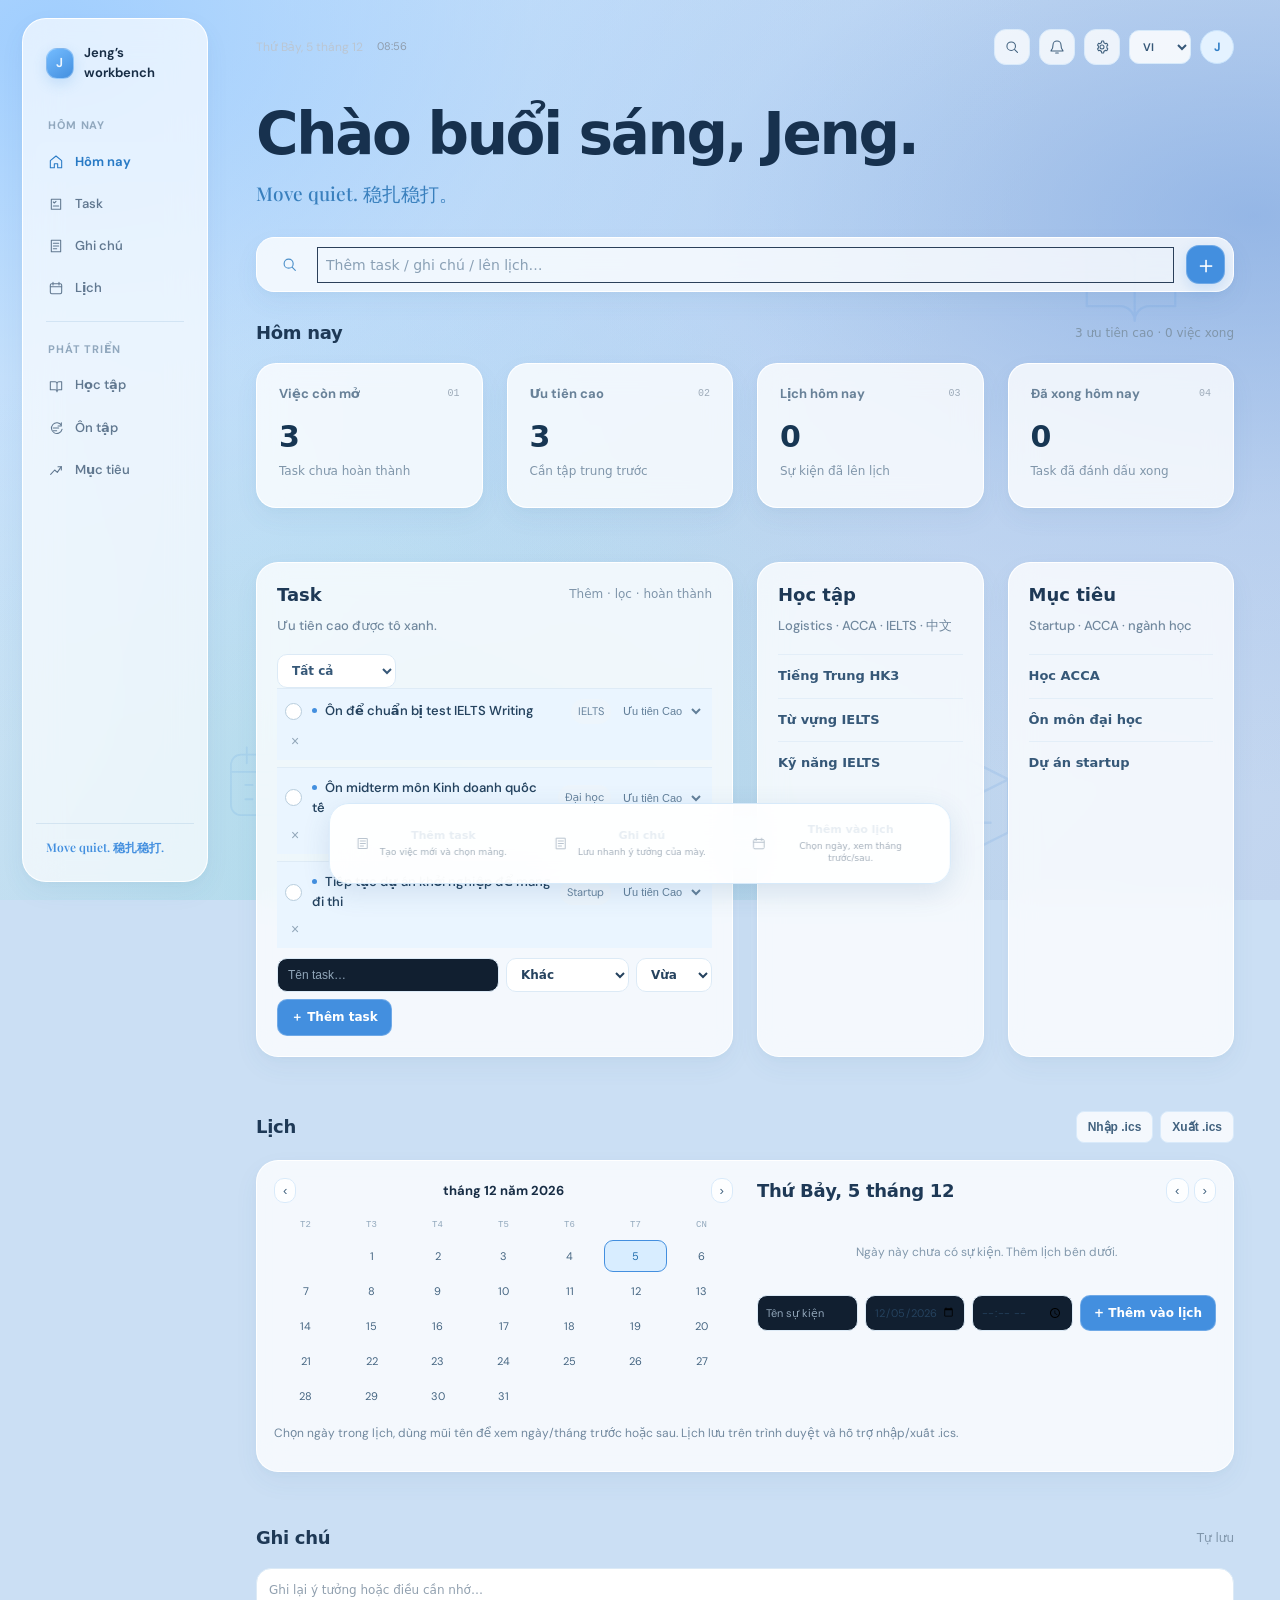
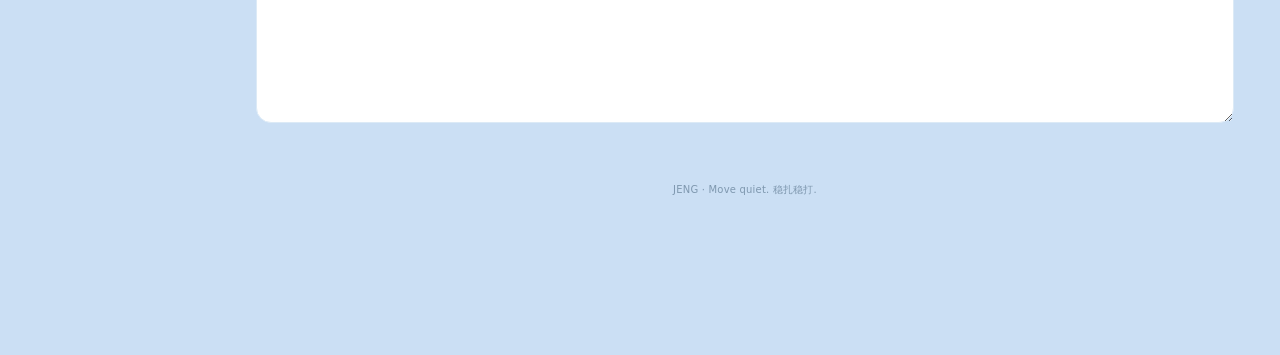
<file: index.html>
<!doctype html>
<html lang="vi">
<head>
  <meta charset="utf-8">
  <meta name="viewport" content="width=device-width,initial-scale=1">
  <meta http-equiv="refresh" content="0;url=./workbench.html">
  <title>Đời bố, bố quản — Jeng’s Workbench</title>
  <script>location.replace('./workbench.html');</script>
</head>
<body><p>Đang mở workbench… <a href="./workbench.html">Bấm vào đây nếu trang không tự chuyển.</a></p></body>
</html>
</file>
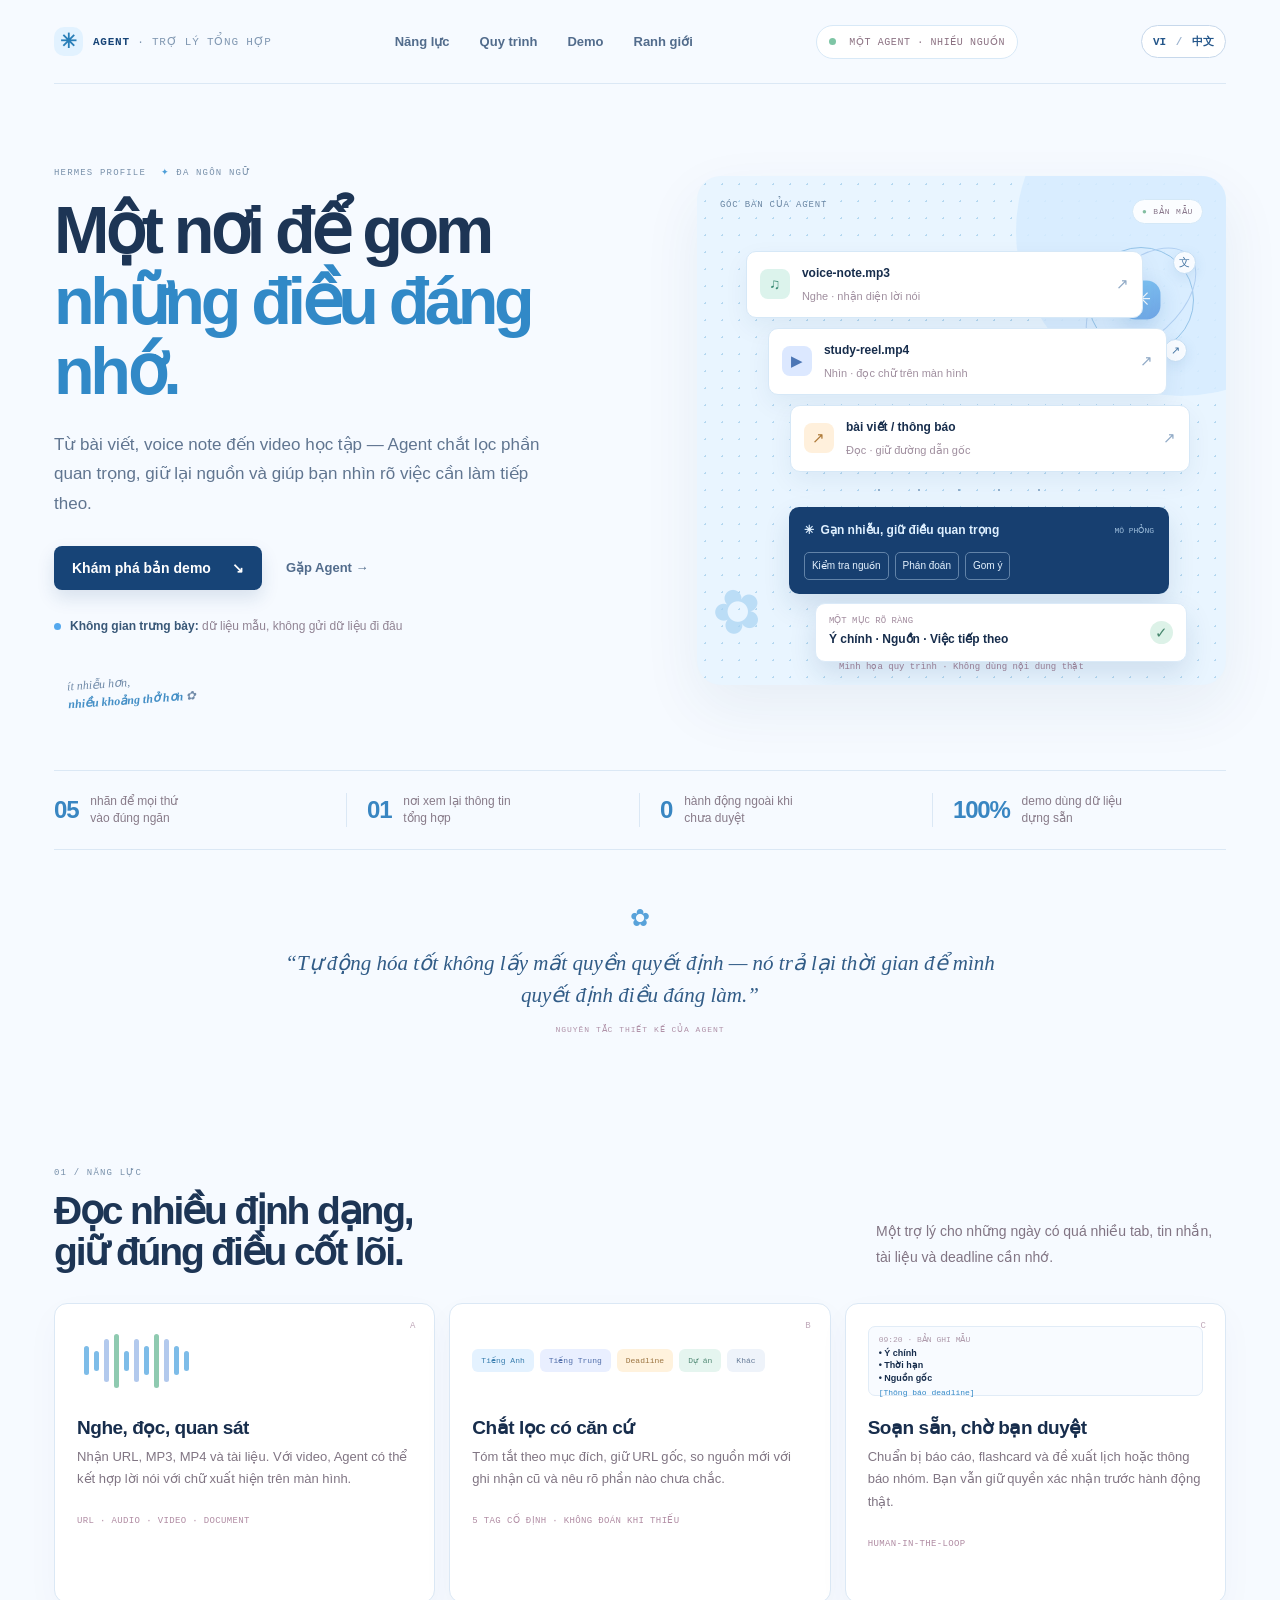
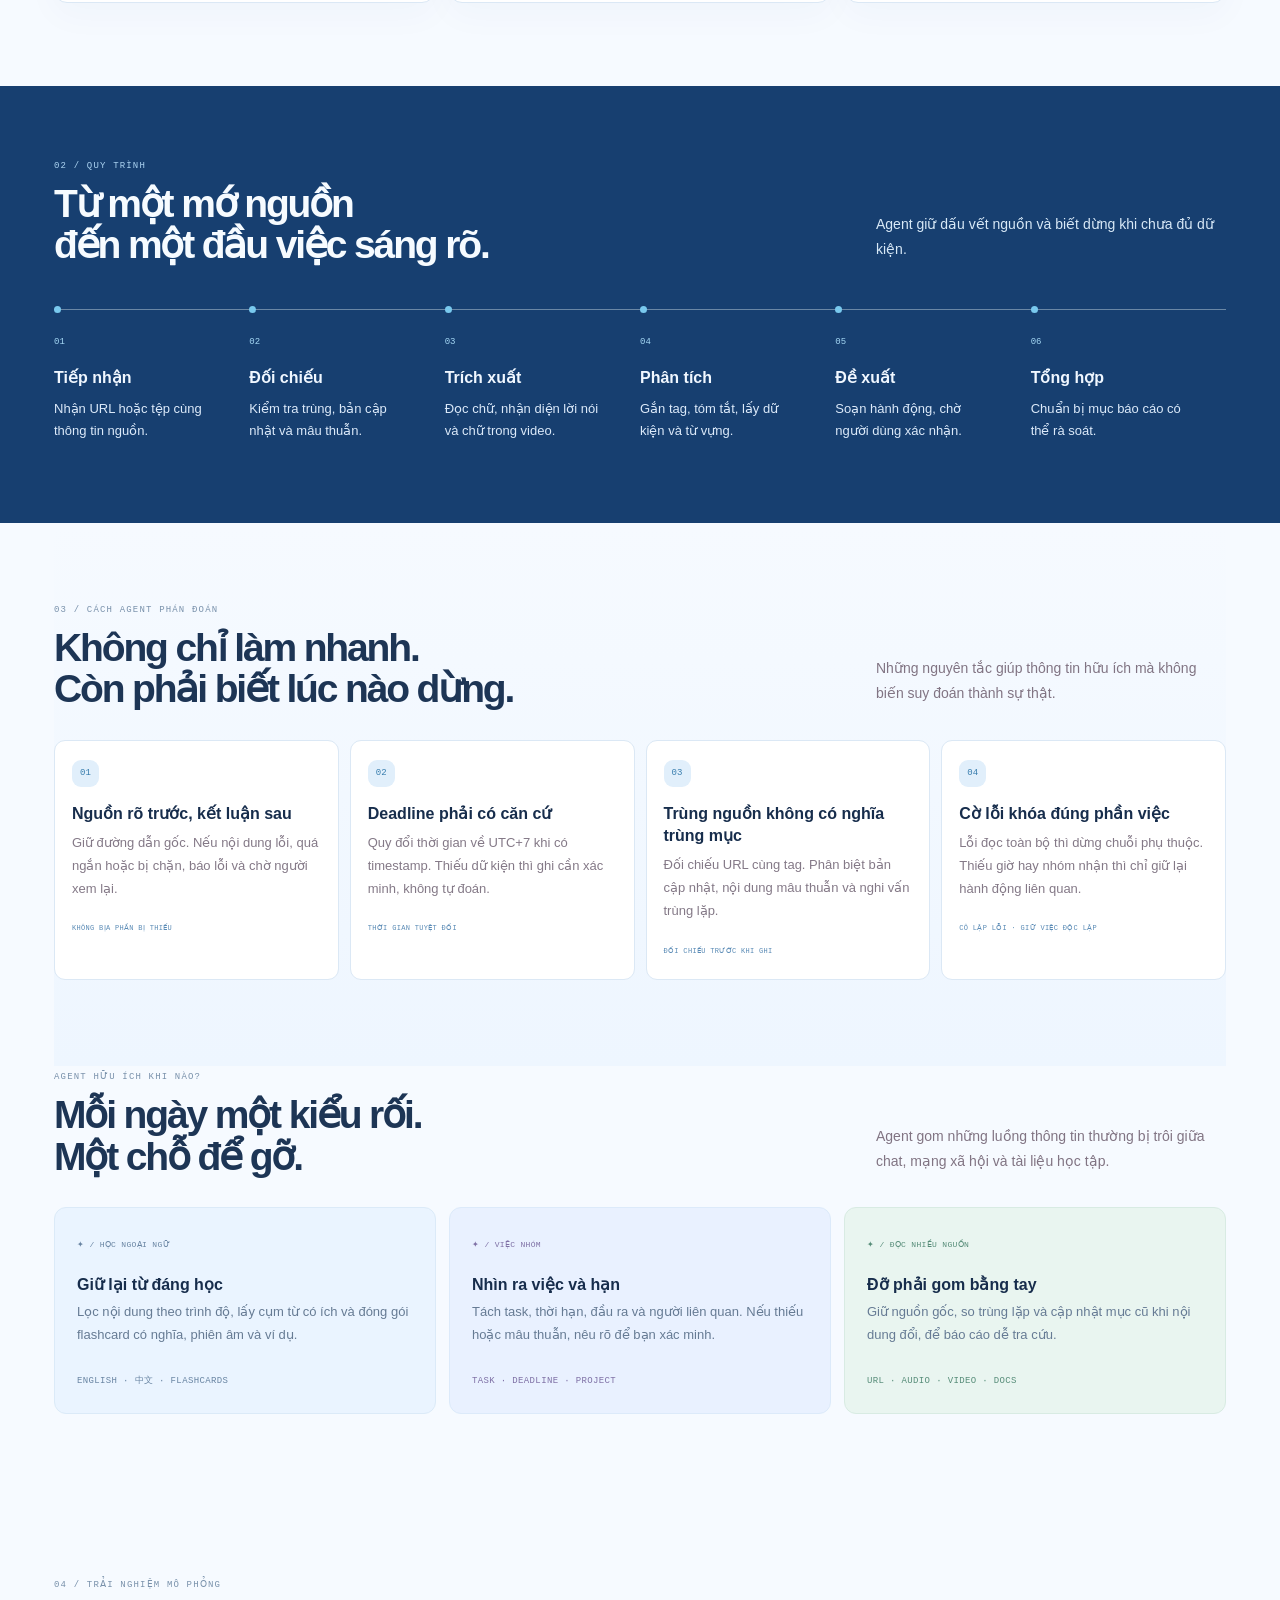
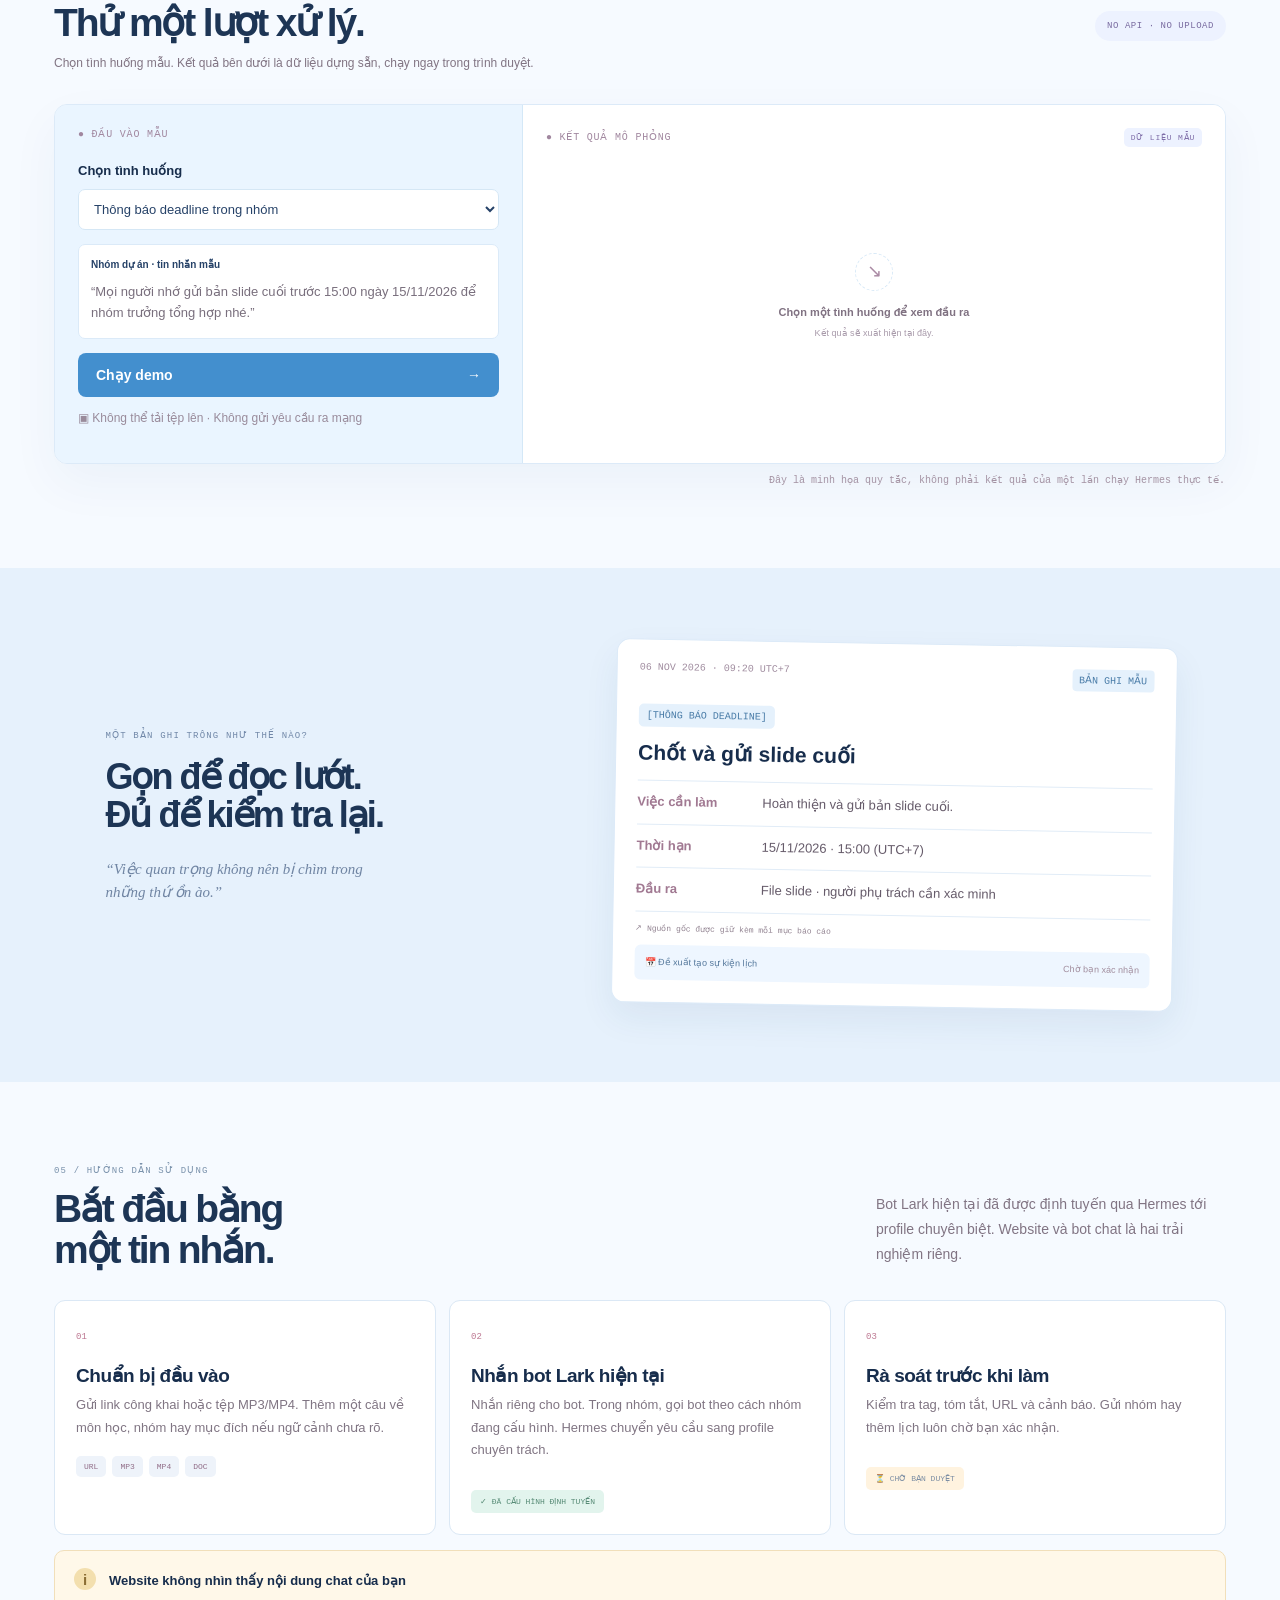
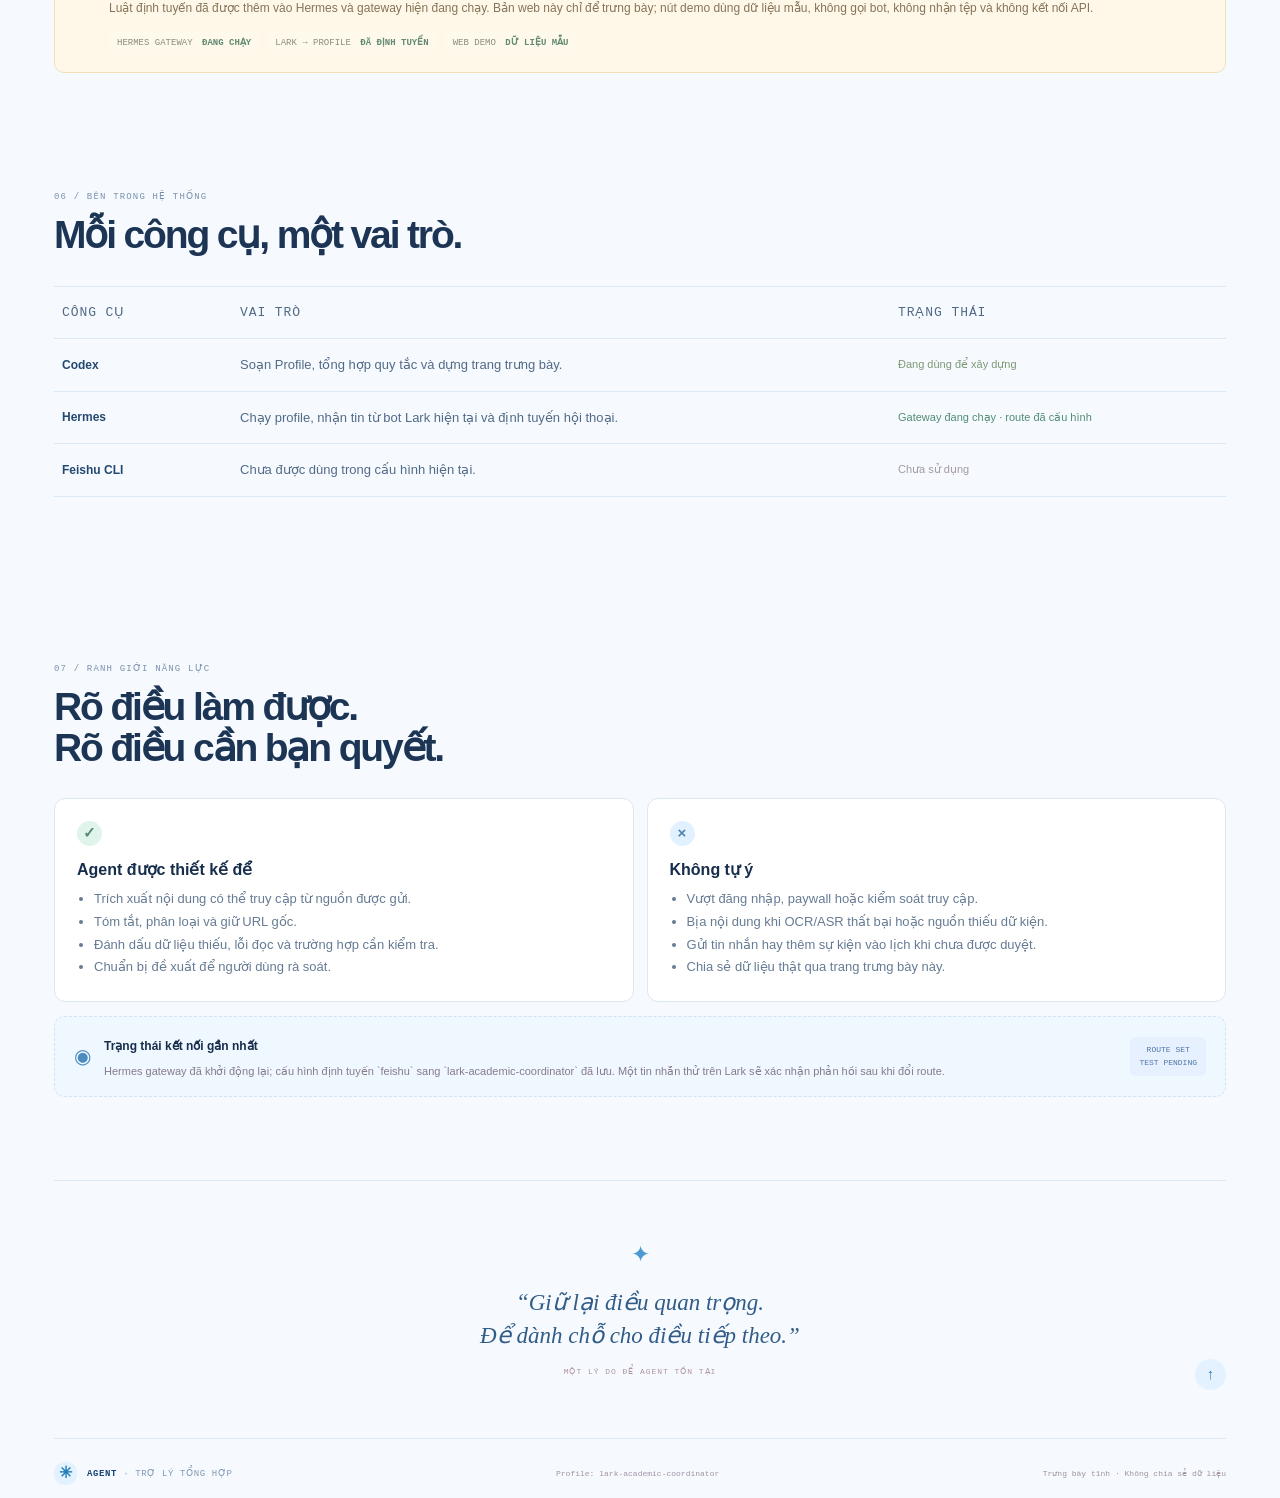
<file: agent-showcase/index.html>
<!doctype html>
<html lang="vi">
<head>
  <meta charset="utf-8">
  <meta name="viewport" content="width=device-width, initial-scale=1">
  <meta name="theme-color" content="#f6faff">
  <meta name="description" content="Gặp gỡ Trợ lý Tổng hợp Nội dung: biến link, âm thanh và video thành thông tin rõ ràng, có nguồn và có thể kiểm tra.">
  <title>Agent Tổng hợp Nội dung</title>
  <link rel="stylesheet" href="styles.css">
  <script src="demo.js" defer></script>
</head>
<body>
  <div class="page-shell" id="top">
    <header class="topbar">
      <a class="brand" href="#top"><span class="brand-mark">✳</span><span>AGENT <b>· TRỢ LÝ TỔNG HỢP</b></span></a>
      <nav aria-label="Điều hướng"><a href="#nang-luc">Năng lực</a><a href="#quy-trinh">Quy trình</a><a href="#demo">Demo</a><a href="#ranh-gioi">Ranh giới</a></nav>
      <span class="preview-pill"><i></i> MỘT AGENT · NHIỀU NGUỒN</span>
      <button class="language-toggle" id="language-toggle" type="button" aria-label="Đổi ngôn ngữ">VI <span>/</span> 中文</button>
    </header>

    <main>
      <section class="hero">
        <div class="hero-copy">
          <p class="eyebrow">HERMES PROFILE <span>✦</span> ĐA NGÔN NGỮ</p>
          <h1>Một nơi để gom<br><em>những điều đáng nhớ.</em></h1>
          <p class="hero-lede">Từ bài viết, voice note đến video học tập — Agent chắt lọc phần quan trọng, giữ lại nguồn và giúp bạn nhìn rõ việc cần làm tiếp theo.</p>
          <div class="hero-actions"><a class="button button-dark" href="#demo">Khám phá bản demo <span>↘</span></a><a class="text-link" href="#huong-dan">Gặp Agent <span>→</span></a></div>
          <div class="hero-proof"><i></i><span><b>Không gian trưng bày:</b> dữ liệu mẫu, không gửi dữ liệu đi đâu</span></div>
          <div class="hero-scribble">ít nhiễu hơn,<br><b>nhiều khoảng thở hơn</b> ✿</div>
        </div>
        <div class="hero-art" aria-label="Minh họa dữ liệu được tổng hợp">
          <div class="orbit-scene" aria-hidden="true"><div class="orbit orbit-one"></div><div class="orbit orbit-two"></div><div class="orbit-core">✳</div><i class="satellite satellite-one">♫</i><i class="satellite satellite-two">文</i><i class="satellite satellite-three">↗</i></div>
          <div class="art-top"><span>GÓC BÀN CỦA AGENT</span><span class="sample-chip">● BẢN MẪU</span></div>
          <div class="source-card audio"><span>♫</span><div><b>voice-note.mp3</b><small>Nghe · nhận diện lời nói</small></div><i>↗</i></div>
          <div class="source-card video"><span>▶</span><div><b>study-reel.mp4</b><small>Nhìn · đọc chữ trên màn hình</small></div><i>↗</i></div>
          <div class="source-card link"><span>↗</span><div><b>bài viết / thông báo</b><small>Đọc · giữ đường dẫn gốc</small></div><i>↗</i></div>
          <div class="flow-dots">· &nbsp; · &nbsp; · &nbsp; · &nbsp; ·</div>
          <div class="process-card"><div><b>✳ &nbsp;Gạn nhiễu, giữ điều quan trọng</b><small>MÔ PHỎNG</small></div><p><span>Kiểm tra nguồn</span><span>Phán đoán</span><span>Gom ý</span></p></div>
          <div class="report-card"><small>MỘT MỤC RÕ RÀNG</small><b>Ý chính · Nguồn · Việc tiếp theo</b><i>✓</i></div>
          <div class="art-caption">Minh họa quy trình · Không dùng nội dung thật</div>
        </div>
      </section>

      <section class="quick-facts" aria-label="Tóm tắt">
        <div><b>05</b><span>nhãn để mọi thứ vào đúng ngăn</span></div><div><b>01</b><span>nơi xem lại thông tin tổng hợp</span></div><div><b>0</b><span>hành động ngoài khi chưa duyệt</span></div><div><b>100%</b><span>demo dùng dữ liệu dựng sẵn</span></div>
      </section>

      <section class="quote-band"><span>✿</span><blockquote>“Tự động hóa tốt không lấy mất quyền quyết định — nó trả lại thời gian để mình quyết định điều đáng làm.”</blockquote><small>NGUYÊN TẮC THIẾT KẾ CỦA AGENT</small></section>

      <section class="section" id="nang-luc">
        <div class="section-head"><div><p class="eyebrow">01 / NĂNG LỰC</p><h2>Đọc nhiều định dạng,<br>giữ đúng điều cốt lõi.</h2></div><p>Một trợ lý cho những ngày có quá nhiều tab, tin nhắn, tài liệu và deadline cần nhớ.</p></div>
        <div class="cap-grid">
          <article class="cap-card"><span class="card-index">A</span><div class="wave"><i></i><i></i><i></i><i></i><i></i><i></i><i></i><i></i><i></i><i></i><i></i></div><h3>Nghe, đọc, quan sát</h3><p>Nhận URL, MP3, MP4 và tài liệu. Với video, Agent có thể kết hợp lời nói với chữ xuất hiện trên màn hình.</p><small>URL · AUDIO · VIDEO · DOCUMENT</small></article>
          <article class="cap-card"><span class="card-index">B</span><div class="tag-cloud"><span>Tiếng Anh</span><span>Tiếng Trung</span><span>Deadline</span><span>Dự án</span><span>Khác</span></div><h3>Chắt lọc có căn cứ</h3><p>Tóm tắt theo mục đích, giữ URL gốc, so nguồn mới với ghi nhận cũ và nêu rõ phần nào chưa chắc.</p><small>5 TAG CỐ ĐỊNH · KHÔNG ĐOÁN KHI THIẾU</small></article>
          <article class="cap-card"><span class="card-index">C</span><div class="report-mini"><small>09:20 · BẢN GHI MẪU</small><b>• Ý chính<br>• Thời hạn<br>• Nguồn gốc</b><i>[Thông báo deadline]</i></div><h3>Soạn sẵn, chờ bạn duyệt</h3><p>Chuẩn bị báo cáo, flashcard và đề xuất lịch hoặc thông báo nhóm. Bạn vẫn giữ quyền xác nhận trước hành động thật.</p><small>HUMAN-IN-THE-LOOP</small></article>
        </div>
      </section>

      <section class="workflow" id="quy-trinh">
        <div class="section-head"><div><p class="eyebrow">02 / QUY TRÌNH</p><h2>Từ một mớ nguồn<br>đến một đầu việc sáng rõ.</h2></div><p>Agent giữ dấu vết nguồn và biết dừng khi chưa đủ dữ kiện.</p></div>
        <div class="steps">
          <article><b>01</b><h3>Tiếp nhận</h3><p>Nhận URL hoặc tệp cùng thông tin nguồn.</p></article><article><b>02</b><h3>Đối chiếu</h3><p>Kiểm tra trùng, bản cập nhật và mâu thuẫn.</p></article><article><b>03</b><h3>Trích xuất</h3><p>Đọc chữ, nhận diện lời nói và chữ trong video.</p></article><article><b>04</b><h3>Phân tích</h3><p>Gắn tag, tóm tắt, lấy dữ kiện và từ vựng.</p></article><article><b>05</b><h3>Đề xuất</h3><p>Soạn hành động, chờ người dùng xác nhận.</p></article><article><b>06</b><h3>Tổng hợp</h3><p>Chuẩn bị mục báo cáo có thể rà soát.</p></article>
        </div>
      </section>

      <section class="section judgment">
        <div class="section-head"><div><p class="eyebrow">03 / CÁCH AGENT PHÁN ĐOÁN</p><h2>Không chỉ làm nhanh.<br>Còn phải biết lúc nào dừng.</h2></div><p>Những nguyên tắc giúp thông tin hữu ích mà không biến suy đoán thành sự thật.</p></div>
        <div class="judgment-grid">
          <article><span>01</span><h3>Nguồn rõ trước, kết luận sau</h3><p>Giữ đường dẫn gốc. Nếu nội dung lỗi, quá ngắn hoặc bị chặn, báo lỗi và chờ người xem lại.</p><b>KHÔNG BỊA PHẦN BỊ THIẾU</b></article>
          <article><span>02</span><h3>Deadline phải có căn cứ</h3><p>Quy đổi thời gian về UTC+7 khi có timestamp. Thiếu dữ kiện thì ghi cần xác minh, không tự đoán.</p><b>THỜI GIAN TUYỆT ĐỐI</b></article>
          <article><span>03</span><h3>Trùng nguồn không có nghĩa trùng mục</h3><p>Đối chiếu URL cùng tag. Phân biệt bản cập nhật, nội dung mâu thuẫn và nghi vấn trùng lặp.</p><b>ĐỐI CHIẾU TRƯỚC KHI GHI</b></article>
          <article><span>04</span><h3>Cờ lỗi khóa đúng phần việc</h3><p>Lỗi đọc toàn bộ thì dừng chuỗi phụ thuộc. Thiếu giờ hay nhóm nhận thì chỉ giữ lại hành động liên quan.</p><b>CÔ LẬP LỖI · GIỮ VIỆC ĐỘC LẬP</b></article>
        </div>
      </section>

      <section class="section use-cases"><div class="section-head"><div><p class="eyebrow">AGENT HỮU ÍCH KHI NÀO?</p><h2>Mỗi ngày một kiểu rối.<br>Một chỗ để gỡ.</h2></div><p>Agent gom những luồng thông tin thường bị trôi giữa chat, mạng xã hội và tài liệu học tập.</p></div><div class="use-grid"><article><span>✦ / HỌC NGOẠI NGỮ</span><h3>Giữ lại từ đáng học</h3><p>Lọc nội dung theo trình độ, lấy cụm từ có ích và đóng gói flashcard có nghĩa, phiên âm và ví dụ.</p><small>ENGLISH · 中文 · FLASHCARDS</small></article><article><span>✦ / VIỆC NHÓM</span><h3>Nhìn ra việc và hạn</h3><p>Tách task, thời hạn, đầu ra và người liên quan. Nếu thiếu hoặc mâu thuẫn, nêu rõ để bạn xác minh.</p><small>TASK · DEADLINE · PROJECT</small></article><article><span>✦ / ĐỌC NHIỀU NGUỒN</span><h3>Đỡ phải gom bằng tay</h3><p>Giữ nguồn gốc, so trùng lặp và cập nhật mục cũ khi nội dung đổi, để báo cáo dễ tra cứu.</p><small>URL · AUDIO · VIDEO · DOCS</small></article></div></section>

      <section class="demo-section" id="demo">
        <div class="section-head"><div><p class="eyebrow">04 / TRẢI NGHIỆM MÔ PHỎNG</p><h2>Thử một lượt xử lý.</h2><p>Chọn tình huống mẫu. Kết quả bên dưới là dữ liệu dựng sẵn, chạy ngay trong trình duyệt.</p></div><span class="demo-badge">NO API · NO UPLOAD</span></div>
        <div class="demo-console">
          <div class="demo-input"><div class="console-label">● ĐẦU VÀO MẪU</div><label for="sample-select">Chọn tình huống</label><select id="sample-select"><option value="deadline">Thông báo deadline trong nhóm</option><option value="english">Video luyện tiếng Anh</option><option value="failed">Nguồn không trích xuất được</option></select><div class="sample-source" id="sample-source"></div><button class="button button-pink" id="run-demo" type="button">Chạy demo <span>→</span></button><p class="privacy-note">▣ Không thể tải tệp lên · Không gửi yêu cầu ra mạng</p></div>
          <div class="demo-output" aria-live="polite"><div class="console-label">● KẾT QUẢ MÔ PHỎNG <span class="mock-label">DỮ LIỆU MẪU</span></div><div class="output-placeholder" id="output-placeholder"><div>↘</div><b>Chọn một tình huống để xem đầu ra</b><span>Kết quả sẽ xuất hiện tại đây.</span></div><article class="result-entry hidden" id="result-entry"></article></div>
        </div>
        <p class="demo-disclaimer">Đây là minh họa quy tắc, không phải kết quả của một lần chạy Hermes thực tế.</p>
      </section>

      <section class="sample-showcase"><div><p class="eyebrow">MỘT BẢN GHI TRÔNG NHƯ THẾ NÀO?</p><h2>Gọn để đọc lướt.<br>Đủ để kiểm tra lại.</h2><p class="soft-quote">“Việc quan trọng không nên bị chìm trong những thứ ồn ào.”</p></div><article class="sample-report"><div class="sample-meta"><span>06 NOV 2026 · 09:20 UTC+7</span><b>BẢN GHI MẪU</b></div><span class="sample-tag">[THÔNG BÁO DEADLINE]</span><h3>Chốt và gửi slide cuối</h3><ul><li><b>Việc cần làm</b><span>Hoàn thiện và gửi bản slide cuối.</span></li><li><b>Thời hạn</b><span>15/11/2026 · 15:00 (UTC+7)</span></li><li><b>Đầu ra</b><span>File slide · người phụ trách cần xác minh</span></li></ul><div class="source-note">↗ Nguồn gốc được giữ kèm mỗi mục báo cáo</div><div class="action-note">📅 Đề xuất tạo sự kiện lịch <i>Chờ bạn xác nhận</i></div></article></section>

      <section class="section" id="huong-dan">
        <div class="section-head"><div><p class="eyebrow">05 / HƯỚNG DẪN SỬ DỤNG</p><h2>Bắt đầu bằng<br>một tin nhắn.</h2></div><p>Bot Lark hiện tại đã được định tuyến qua Hermes tới profile chuyên biệt. Website và bot chat là hai trải nghiệm riêng.</p></div>
        <div class="guide-grid"><article><span>01</span><h3>Chuẩn bị đầu vào</h3><p>Gửi link công khai hoặc tệp MP3/MP4. Thêm một câu về môn học, nhóm hay mục đích nếu ngữ cảnh chưa rõ.</p><div class="formats"><b>URL</b><b>MP3</b><b>MP4</b><b>DOC</b></div></article><article><span>02</span><h3>Nhắn bot Lark hiện tại</h3><p>Nhắn riêng cho bot. Trong nhóm, gọi bot theo cách nhóm đang cấu hình. Hermes chuyển yêu cầu sang profile chuyên trách.</p><div class="route-chip">✓ ĐÃ CẤU HÌNH ĐỊNH TUYẾN</div></article><article><span>03</span><h3>Rà soát trước khi làm</h3><p>Kiểm tra tag, tóm tắt, URL và cảnh báo. Gửi nhóm hay thêm lịch luôn chờ bạn xác nhận.</p><div class="approval-chip">⏳ CHỜ BẠN DUYỆT</div></article></div>
        <div class="status-note"><span>i</span><div><b>Website không nhìn thấy nội dung chat của bạn</b><p>Luật định tuyến đã được thêm vào Hermes và gateway hiện đang chạy. Bản web này chỉ để trưng bày; nút demo dùng dữ liệu mẫu, không gọi bot, không nhận tệp và không kết nối API.</p><div class="status-facts"><span>HERMES GATEWAY <b>ĐANG CHẠY</b></span><span>LARK → PROFILE <b>ĐÃ ĐỊNH TUYẾN</b></span><span>WEB DEMO <b>DỮ LIỆU MẪU</b></span></div></div></div>
      </section>

      <section class="section tools-section"><div class="section-head"><div><p class="eyebrow">06 / BÊN TRONG HỆ THỐNG</p><h2>Mỗi công cụ, một vai trò.</h2></div></div><div class="tool-table"><div class="tool-row tool-head"><span>CÔNG CỤ</span><span>VAI TRÒ</span><span>TRẠNG THÁI</span></div><div class="tool-row"><b>Codex</b><span>Soạn Profile, tổng hợp quy tắc và dựng trang trưng bày.</span><em>Đang dùng để xây dựng</em></div><div class="tool-row"><b>Hermes</b><span>Chạy profile, nhận tin từ bot Lark hiện tại và định tuyến hội thoại.</span><em class="state-live">Gateway đang chạy · route đã cấu hình</em></div><div class="tool-row"><b>Feishu CLI</b><span>Chưa được dùng trong cấu hình hiện tại.</span><em class="state-muted">Chưa sử dụng</em></div></div></section>

      <section class="section" id="ranh-gioi"><div class="section-head"><div><p class="eyebrow">07 / RANH GIỚI NĂNG LỰC</p><h2>Rõ điều làm được.<br>Rõ điều cần bạn quyết.</h2></div></div><div class="boundary-grid"><article class="boundary yes"><span>✓</span><h3>Agent được thiết kế để</h3><ul><li>Trích xuất nội dung có thể truy cập từ nguồn được gửi.</li><li>Tóm tắt, phân loại và giữ URL gốc.</li><li>Đánh dấu dữ liệu thiếu, lỗi đọc và trường hợp cần kiểm tra.</li><li>Chuẩn bị đề xuất để người dùng rà soát.</li></ul></article><article class="boundary no"><span>×</span><h3>Không tự ý</h3><ul><li>Vượt đăng nhập, paywall hoặc kiểm soát truy cập.</li><li>Bịa nội dung khi OCR/ASR thất bại hoặc nguồn thiếu dữ kiện.</li><li>Gửi tin nhắn hay thêm sự kiện vào lịch khi chưa được duyệt.</li><li>Chia sẻ dữ liệu thật qua trang trưng bày này.</li></ul></article></div><div class="proof-panel"><span>◉</span><div><b>Trạng thái kết nối gần nhất</b><p>Hermes gateway đã khởi động lại; cấu hình định tuyến `feishu` sang `lark-academic-coordinator` đã lưu. Một tin nhắn thử trên Lark sẽ xác nhận phản hồi sau khi đổi route.</p></div><strong>ROUTE SET<br>TEST PENDING</strong></div></section>

      <section class="closing"><span>✦</span><p>“Giữ lại điều quan trọng.<br>Để dành chỗ cho điều tiếp theo.”</p><small>MỘT LÝ DO ĐỂ AGENT TỒN TẠI</small><a href="#top" aria-label="Trở về đầu trang">↑</a></section>
    </main>
    <footer class="footer"><a class="brand" href="#top"><span class="brand-mark">✳</span><span>AGENT <b>· TRỢ LÝ TỔNG HỢP</b></span></a><span>Profile: lark-academic-coordinator</span><span>Trưng bày tĩnh · Không chia sẻ dữ liệu</span></footer>
  </div>
</body>
</html>
</file>
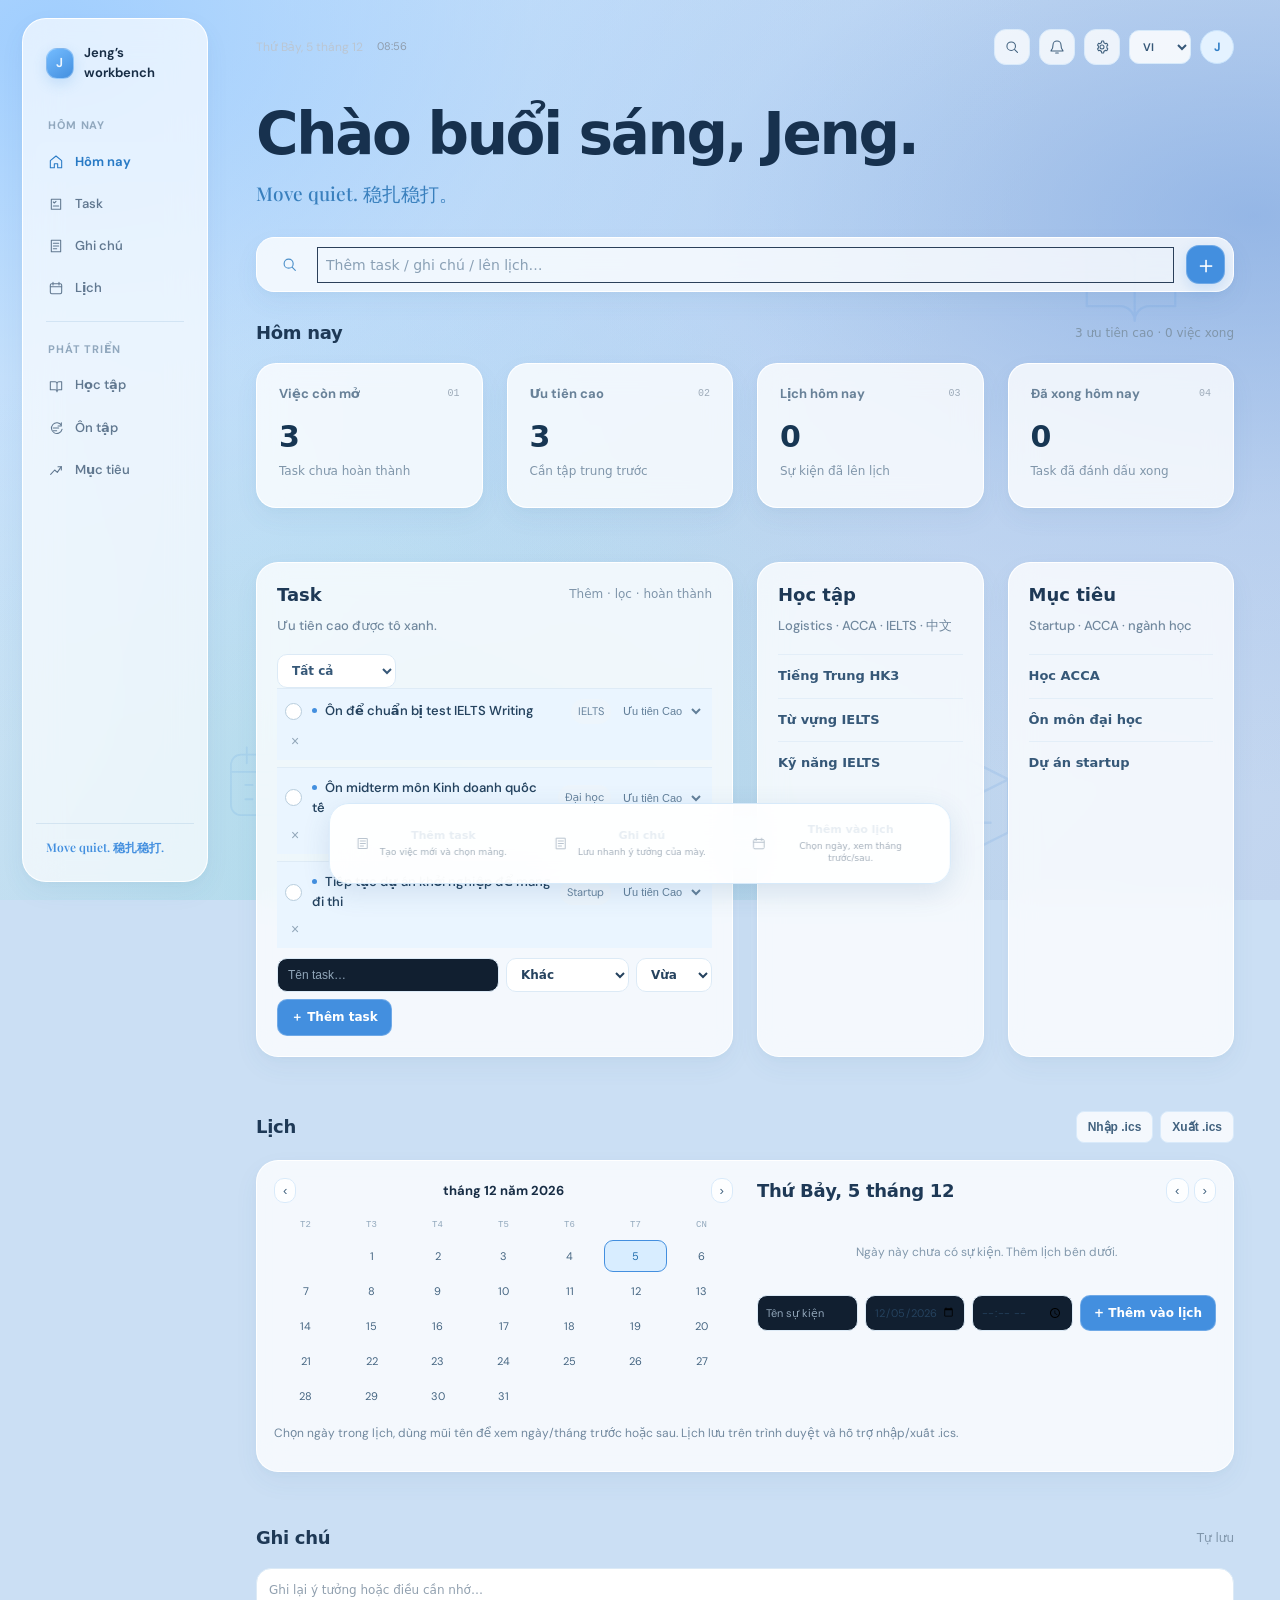
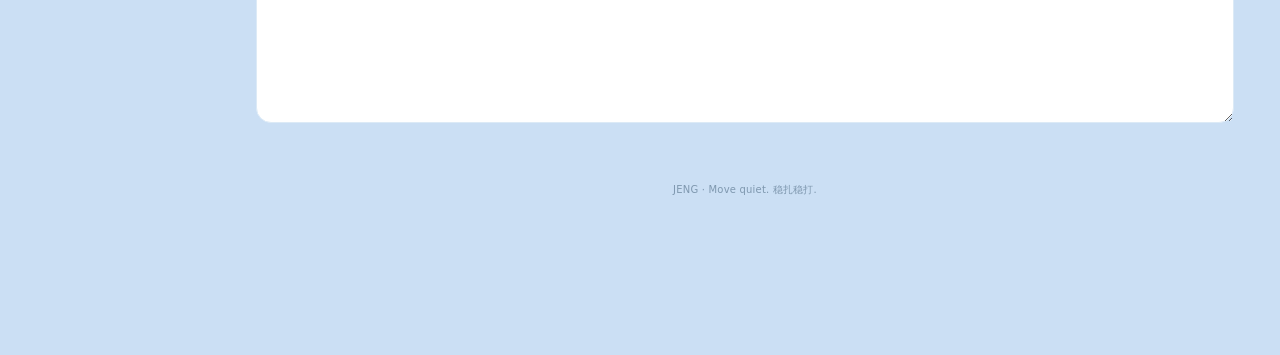
<file: workbench.html>
<!doctype html>
<html lang="vi">
<head>
<meta charset="utf-8"><meta name="viewport" content="width=device-width,initial-scale=1"><meta name="theme-color" content="#eaf5ff">
<title>Jeng’s Workbench</title>
<link rel="manifest" href="manifest.webmanifest">
<style>
:root{--bg:#f5f4ef;--paper:#fffefa;--ink:#292c27;--muted:#888a80;--line:#e9e8df;--green:#536a50;--light:#e9eee5;--orange:#cf8056;--red:#b9544d;--lav:#eeecf3;--shadow:0 10px 30px #24271d0a}*{box-sizing:border-box}body{margin:0;background:var(--bg);color:var(--ink);font:14px 'DM Sans',sans-serif}.app{display:grid;grid-template-columns:218px minmax(0,1fr);min-height:100vh}.sidebar{padding:25px 16px;border-right:1px solid var(--line);background:#f8f7f2;display:flex;flex-direction:column;position:sticky;top:0;height:100vh}.brand{display:flex;align-items:center;gap:10px;padding:0 9px 25px;font-weight:700;font-size:14px}.logo{width:31px;height:31px;border-radius:10px;background:var(--green);color:white;display:grid;place-items:center}.navtitle{font:10px 'DM Mono',monospace;letter-spacing:1.3px;color:#a1a197;padding:10px 11px 7px;text-transform:uppercase}.navitem{display:flex;align-items:center;gap:11px;padding:10px 11px;border-radius:9px;text-decoration:none;color:#6f7169;font-size:13px;margin:2px 0}.navitem:hover,.navitem.active{color:var(--green);background:var(--light);font-weight:600}.navicon{width:16px;text-align:center}.sidebottom{margin-top:auto;border-top:1px solid var(--line);padding:15px 9px 0;color:#98998f;font:12px 'Playfair Display',serif}.main{max-width:1320px;width:100%;margin:0 auto;padding:27px 40px 45px}.top{display:flex;align-items:center;justify-content:space-between}.crumb{font:10px 'DM Mono',monospace;color:#999a91;letter-spacing:1px}.topright{display:flex;align-items:center;gap:10px}.avatar{height:34px;width:34px;border-radius:50%;background:#e8d7c3;color:#68543e;display:grid;place-items:center;font-size:12px;font-weight:700}.iconbtn{border:1px solid var(--line);border-radius:9px;background:var(--paper);height:34px;padding:0 11px;color:#606258;cursor:pointer}.hero{display:flex;justify-content:space-between;align-items:end;padding:23px 0 20px}.hello{font:10px 'DM Mono',monospace;color:var(--muted);letter-spacing:1.1px;text-transform:uppercase}.hero h1{font:500 clamp(30px,4vw,41px) 'Playfair Display',serif;letter-spacing:-.7px;margin:7px 0 5px}.hero p{margin:0;color:#77796f}.slogan{font-weight:600;color:var(--green)!important}.date{text-align:right;color:var(--muted);font-size:12px}.date strong{display:block;color:var(--ink);font-weight:600;margin-bottom:4px}.quickbar{display:flex;align-items:center;gap:8px;margin-bottom:21px;padding:9px;background:#eeede7;border:1px solid #e8e7df;border-radius:12px}.quicklabel{font:10px 'DM Mono',monospace;letter-spacing:.8px;color:#93948a;padding:0 7px}.quickbar input,.field input,.field select{flex:1;min-width:80px;border:1px solid transparent;background:transparent;padding:9px 8px;outline:none;font:13px 'DM Sans',sans-serif}.quickbar input:focus{border-color:#c9d1c3;border-radius:7px;background:#fffefa}.action,.btn{border:1px solid #e3e2d9;background:var(--paper);border-radius:8px;padding:8px 11px;color:#565950;font-size:11px;white-space:nowrap;cursor:pointer}.action:hover,.btn:hover{border-color:#aeb9a7}.primary{background:var(--green);color:white;border-color:var(--green)}.section{scroll-margin-top:18px;margin:0 0 23px}.sectionhead{display:flex;justify-content:space-between;align-items:center;margin-bottom:11px}.sectionhead h2{font-size:14px;margin:0;font-weight:600}.hint{font-size:11px;color:var(--muted)}.stats{display:grid;grid-template-columns:repeat(4,minmax(0,1fr));gap:12px}.stat{background:var(--paper);border:1px solid var(--line);border-radius:13px;padding:14px 16px;box-shadow:var(--shadow);min-height:104px}.stat-top{display:flex;align-items:center;justify-content:space-between}.statname{font-size:11px;color:#72746b;font-weight:600}.tinyicon{width:24px;height:24px;display:grid;place-items:center;border-radius:8px;background:var(--light);color:var(--green)}.stat:nth-child(2) .tinyicon{background:#f8e9e5;color:var(--red)}.stat:nth-child(3) .tinyicon{background:#f6ece3;color:var(--orange)}.stat:nth-child(4) .tinyicon{background:var(--lav);color:#7d7590}.value{font:500 22px 'Playfair Display',serif;margin:10px 0 3px}.statdesc{font-size:10px;color:#909187}.tasklayout{display:grid;grid-template-columns:1.35fr .85fr;gap:12px}.card,.module{background:var(--paper);border:1px solid var(--line);border-radius:13px;padding:17px;box-shadow:var(--shadow)}.tasktools{display:flex;gap:7px;align-items:center}.tasktools select{border:1px solid var(--line);border-radius:8px;background:white;padding:7px 9px;color:#66685f;font-size:11px}.tasklist{display:grid;gap:7px}.task{display:grid;grid-template-columns:20px 1fr auto auto;align-items:center;gap:9px;padding:10px;border:1px solid #efeee8;border-left:4px solid #d6d6cc;border-radius:9px;background:white}.task.p-high{border-left-color:var(--red);background:#fff9f8}.task.p-medium{border-left-color:#e1a267;background:#fffdf9}.task.p-low{border-left-color:#8ca185}.task.done .taskname{text-decoration:line-through;color:#999}.check{width:18px;height:18px;border:1px solid #c8cabe;border-radius:6px;background:white;cursor:pointer;color:white;padding:0}.done .check{background:var(--green);border-color:var(--green)}.taskname{font-size:12px}.taskmeta{display:flex;align-items:center;gap:7px}.tag{font-size:9px;color:#7e8077;background:#f2f1ec;padding:4px 7px;border-radius:20px}.priority-select{border:0;background:transparent;font-size:10px;color:#7b7c73;cursor:pointer}.delete{border:0;background:transparent;color:#b6b6ad;cursor:pointer;font-size:14px}.delete:hover{color:var(--red)}.empty{padding:23px;text-align:center;color:#99998f;font-size:12px}.capture{display:flex;gap:7px;margin-top:10px}.capture input{min-width:0;flex:1;border:1px solid var(--line);background:#fffefa;border-radius:8px;padding:9px 10px;font-size:12px;outline:none}.capture select{border:1px solid var(--line);border-radius:8px;background:white;padding:0 7px;font-size:10px;color:#65675e}.capture button{border:0;border-radius:8px;padding:0 13px;background:var(--green);color:white;font-size:12px;cursor:pointer}.prioritycard{background:#fff8f5;border-color:#f1ddd7}.prioritycard .task{background:white}.prioritycard .sectionhead{margin-bottom:8px}.weektitle{font:500 21px 'Playfair Display',serif}.weekdesc{font-size:11px;color:var(--muted);margin:5px 0 13px}.learn-grid{display:grid;grid-template-columns:repeat(3,1fr);gap:10px}.learn{border:1px solid var(--line);border-radius:10px;padding:12px;background:#fff}.learn strong{font-size:11px;display:block;margin-bottom:5px}.learn p{font-size:10px;color:var(--muted);margin:0 0 9px;line-height:1.45}.learn button{font-size:10px;border:0;background:#edf1e9;color:var(--green);padding:6px 8px;border-radius:7px;cursor:pointer}.calendar-wrap{display:grid;grid-template-columns:1fr 1fr;gap:14px}.calendar-head{display:flex;justify-content:space-between;align-items:center;margin-bottom:10px}.calendar-head strong{font-size:12px}.calnav{border:1px solid var(--line);background:white;border-radius:7px;padding:4px 8px;cursor:pointer}.calgrid{display:grid;grid-template-columns:repeat(7,1fr);gap:3px;text-align:center}.calgrid span{font-size:10px;padding:7px 2px;border-radius:7px;color:#777}.calgrid .dow{font:9px 'DM Mono',monospace;color:#aaa}.calgrid .today{background:var(--green);color:white}.calgrid .has-event{box-shadow:inset 0 -2px #df9a68}.eventlist{display:grid;align-content:start;gap:7px;max-height:210px;overflow:auto}.event{display:grid;grid-template-columns:54px 1fr auto;gap:8px;align-items:center;padding:9px;border:1px solid var(--line);border-radius:8px}.event time{font:10px 'DM Mono',monospace;color:var(--green)}.event strong{font-size:11px}.event small{display:block;font-size:10px;color:var(--muted);margin-top:3px}.event button{border:0;background:none;color:#aaa;cursor:pointer}.eventform{display:flex;gap:7px;margin-top:10px;flex-wrap:wrap}.eventform input{min-width:100px;flex:1;border:1px solid var(--line);border-radius:8px;padding:8px;font-size:11px}.eventform button{border:0;border-radius:8px;background:var(--green);color:white;padding:0 10px;cursor:pointer;font-size:11px}.bottomgrid{display:grid;grid-template-columns:1.2fr 1fr;gap:12px}.entrylist{display:grid;grid-template-columns:repeat(3,1fr);gap:8px}.entry{padding:11px;background:#f8f7f2;border:1px solid #efeee8;border-radius:9px}.entry strong{display:block;font-size:10px;margin-bottom:4px}.entry span{font-size:10px;line-height:1.4;color:#888a80}.notes textarea{width:100%;height:75px;resize:vertical;border:1px solid var(--line);border-radius:9px;padding:10px;background:white;outline:none;font:12px 'DM Sans',sans-serif}.foot{text-align:center;padding-top:22px;color:#aaa99f;font:10px 'DM Mono',monospace;letter-spacing:.2px}.modal-back{position:fixed;inset:0;background:#20231f55;display:none;align-items:center;justify-content:center;padding:18px;z-index:5}.modal-back.open{display:flex}.modal{width:min(540px,100%);max-height:88vh;overflow:auto;background:var(--paper);border:1px solid var(--line);border-radius:16px;padding:22px;box-shadow:0 20px 80px #0002}.modalhead{display:flex;justify-content:space-between;align-items:center;margin-bottom:15px}.modalhead h2{font:500 25px 'Playfair Display',serif;margin:0}.close{border:0;background:none;font-size:20px;cursor:pointer}.settingsgrid{display:grid;gap:8px}.settingrow{display:flex;align-items:center;justify-content:space-between;border:1px solid var(--line);border-radius:9px;padding:10px 12px;font-size:12px}.settingrow input{accent-color:var(--green)}.settingrow small{display:block;color:var(--muted);margin-top:3px}.settings-actions{display:flex;gap:8px;flex-wrap:wrap;margin:12px 0}.settings-note{font-size:11px;color:var(--muted);line-height:1.5}.hidden-widget{display:none!important}
@media(max-width:1000px){.app{grid-template-columns:185px 1fr}.main{padding:23px}.stats{grid-template-columns:repeat(2,1fr)}.calendar-wrap{grid-template-columns:1fr}.bottomgrid{grid-template-columns:1fr}}@media(max-width:680px){.app{display:block}.sidebar{position:sticky;z-index:3;height:auto;top:0;padding:9px 11px;border:0;border-bottom:1px solid var(--line);display:flex;flex-direction:row;align-items:center;justify-content:space-between}.brand{padding:0}.sidebar nav{display:flex;gap:2px;overflow:auto}.navtitle,.sidebottom{display:none}.navitem{padding:8px;font-size:11px;white-space:nowrap}.navicon{display:none}.main{padding:16px 12px 32px}.hero{align-items:flex-start;padding:19px 0}.hero p{font-size:12px}.date{font-size:10px}.quickbar{flex-wrap:wrap}.quicklabel{width:100%}.quickbar input{flex-basis:60%}.quickbar .action{flex:1;padding:8px 5px}.stats{gap:8px}.stat{padding:12px;min-height:98px}.tasklayout{grid-template-columns:1fr}.learn-grid{grid-template-columns:1fr}.entrylist{grid-template-columns:1fr}.entry{padding:9px}.task{grid-template-columns:20px 1fr auto}.taskmeta{grid-column:2}.task .delete{grid-column:3;grid-row:1}.task .priority-select{grid-column:3;grid-row:2}.capture{flex-wrap:wrap}.capture input{flex-basis:100%}}
</style>
<style>
/* Soft personal-HQ visual treatment inspired by the supplied reference. */
:root{--bg:#fae9e2;--paper:rgba(255,255,255,.79);--ink:#302a28;--muted:#948985;--line:rgba(190,151,140,.18);--green:#b96c49;--light:#f8e4d9;--orange:#e58a55;--red:#ca6158;--shadow:0 12px 34px rgba(120,77,66,.07)}
body{background:linear-gradient(122deg,#fff0dd 0%,#fbe7df 44%,#f3dce8 100%);background-attachment:fixed;color:var(--ink)}.app{grid-template-columns:166px minmax(0,1fr);gap:16px;padding:14px;min-height:100vh}.sidebar{height:calc(100vh - 28px);top:14px;margin:0;border:1px solid rgba(255,255,255,.65);border-radius:22px;background:rgba(255,255,255,.67);backdrop-filter:blur(18px);box-shadow:0 12px 40px rgba(120,77,66,.06);padding:23px 12px}.brand{padding:0 8px 26px;font-size:12px}.logo{border-radius:11px;background:#e38b59}.navtitle{padding:11px 10px 5px;color:#b0a49e}.navitem{font-size:12px;color:#77716d;padding:10px;border-radius:10px}.navitem:hover,.navitem.active{background:rgba(234,155,115,.15);color:#ae6747}.sidebottom{border-color:rgba(190,151,140,.2);font-size:14px;color:#b96c49}.main{max-width:1440px;padding:19px 26px 38px}.crumb{color:#a99188;font-size:10px;text-transform:capitalize}.avatar{background:#fff8f2;color:#a75f41;border:1px solid rgba(183,119,91,.15)}.iconbtn{background:rgba(255,255,255,.72);border-color:rgba(255,255,255,.75);color:#6c625e}.hero{align-items:center;padding:30px 0 20px;min-height:152px}.hello{color:#ae8d80;letter-spacing:.4px;text-transform:none;font:12px 'DM Sans',sans-serif}.hero h1{font:600 clamp(34px,4vw,49px) 'DM Sans',sans-serif;letter-spacing:-1.8px;margin:9px 0 8px;color:#2e2827}.hero p{font-size:13px;color:#8c7d78}.hero .slogan{font-weight:700;color:#b96746!important}.date{min-width:185px;text-align:left;border:1px solid rgba(255,255,255,.8);border-radius:18px;background:rgba(255,255,255,.63);padding:17px 20px;box-shadow:0 8px 25px rgba(130,81,66,.05);color:#9a837b}.date strong{font:600 24px 'DM Sans',sans-serif;color:#322b28;margin-bottom:4px}.date span{font-size:11px}.date small{display:block;margin-top:4px;font-size:10px;color:#aa9992}.quickbar{gap:10px;margin:0 0 25px;padding:8px 9px 8px 15px;border:1px solid rgba(255,255,255,.9);border-radius:16px;background:rgba(255,255,255,.74);box-shadow:0 9px 28px rgba(120,77,66,.045)}.quicklabel{color:#bb9382;font-size:16px}.quickbar input{font-size:13px;color:#504744}.quickbar input::placeholder{color:#b3a8a2}.quickbar .action{width:38px;height:38px;padding:0;border:0;border-radius:12px;background:#df8955;color:white;font-size:23px;line-height:1;box-shadow:0 5px 12px rgba(205,121,70,.18)}.quickbar .action:hover{background:#cf7544;transform:translateY(-1px)}.section{margin-bottom:23px}.sectionhead{margin-bottom:13px}.sectionhead h2{font-size:16px;letter-spacing:-.3px}.hint{font-size:10px;color:#a2928b}.stats{gap:13px}.stat{min-height:135px;padding:19px 18px;border:1px solid rgba(255,255,255,.87);border-radius:19px;background:rgba(255,255,255,.77);box-shadow:0 8px 25px rgba(120,77,66,.045)}.statname{font-size:11px;color:#8b7e78}.tinyicon{border-radius:9px;background:#fae6da;color:#c37a51}.stat:nth-child(2) .tinyicon{background:#f8e1df;color:#c96057}.stat:nth-child(3) .tinyicon{background:#f9ebd8;color:#d0924d}.stat:nth-child(4) .tinyicon{background:#eee8f5;color:#817096}.value{font:600 29px 'DM Sans',sans-serif;letter-spacing:-1px;color:#302a28;margin:14px 0 5px}.statdesc{font-size:10px;color:#958781}.tasklayout{grid-template-columns:1.4fr .8fr;gap:13px}.card,.module{border:1px solid rgba(255,255,255,.83);border-radius:17px;background:rgba(255,255,255,.73);box-shadow:0 9px 26px rgba(120,77,66,.045)}.tasklayout>.card:first-child{padding:16px}.task{border:1px solid rgba(192,157,143,.16);border-left:4px solid #d7c7bd;border-radius:11px;background:rgba(255,255,255,.86);padding:11px}.task.p-high{border-left-color:#d97862;background:#fff7f4}.task.p-medium{border-left-color:#e2ac6b;background:#fffaf4}.task.p-low{border-left-color:#88a08a;background:#f9fcf8}.prioritycard{background:rgba(255,249,246,.85);border-color:rgba(255,255,255,.9)}.badge{background:#f8e1d9;color:#bb6749}.learn-grid{gap:12px}.learn{border:1px solid rgba(192,157,143,.17);border-radius:13px;background:rgba(255,255,255,.76)}.learn button{background:#f9e8de;color:#ae6747}.calnav,.event,.eventform input,.notes textarea,.settingrow{border-color:rgba(192,157,143,.22);border-radius:10px}.foot{color:#ae958b}
@media(max-width:1000px){.app{grid-template-columns:158px minmax(0,1fr);gap:12px;padding:10px}.sidebar{height:calc(100vh - 20px);top:10px}.main{padding:18px}.tasklayout{grid-template-columns:1fr}.stats{grid-template-columns:repeat(2,1fr)}}
@media(max-width:680px){.app{display:block;padding:0}.sidebar{position:sticky;height:auto;top:0;margin:0;border-radius:0 0 16px 16px;padding:9px 12px;background:rgba(255,255,255,.91);backdrop-filter:blur(15px)}.brand{padding:0}.sidebar nav{gap:1px}.navitem{padding:8px 7px;font-size:10px}.main{padding:16px 13px 28px}.hero{padding:20px 0 16px;min-height:0;gap:10px}.hero h1{font-size:32px}.date{min-width:105px;padding:11px;border-radius:13px}.date strong{font-size:19px}.date small{font-size:9px}.quickbar{gap:5px}.quicklabel{padding:0 2px}.stats{grid-template-columns:repeat(2,minmax(0,1fr));gap:8px}.stat{min-height:112px;padding:13px;border-radius:15px}.value{font-size:24px}.learn-grid{grid-template-columns:1fr}.entrylist{grid-template-columns:1fr}}
</style>
<style>
/* Deep navy and electric blue theme based on the second reference. */
:root{color-scheme:dark;--bg:#07111f;--paper:rgba(17,29,47,.9);--ink:#e7edf7;--muted:#8998ad;--line:rgba(130,159,194,.14);--green:#4d9cff;--light:rgba(65,135,220,.16);--orange:#65b7ff;--red:#ff7181;--lav:#192b43;--shadow:0 14px 40px rgba(0,0,0,.2)}
body{background:radial-gradient(ellipse at 14% 0%,#102947 0%,#09182a 40%,#070d18 100%);background-attachment:fixed;color:var(--ink)}.sidebar{background:rgba(12,24,40,.9);border-color:rgba(138,175,220,.1);box-shadow:0 15px 50px rgba(0,0,0,.24);backdrop-filter:blur(18px)}.logo{background:linear-gradient(145deg,#62b5ff,#386fe0);box-shadow:0 6px 20px #267be43b}.navtitle{color:#63768e}.navitem{color:#9baec3}.navitem:hover,.navitem.active{background:rgba(63,142,235,.17);color:#7dbbff}.sidebottom{border-color:var(--line);color:#79b9ff}.crumb{color:#7186a0}.avatar{background:#1b3451;color:#a9d3ff;border-color:#385676}.iconbtn{background:#14253a;border-color:#263b55;color:#b9c9dc}.hero h1{color:#f1f5fb}.hello{color:#80b9f4}.hero p{color:#9aabc0}.hero .slogan{color:#78b7ff!important}.date{background:linear-gradient(145deg,rgba(24,47,75,.96),rgba(18,34,55,.95));border-color:rgba(117,174,231,.16);box-shadow:0 12px 32px rgba(0,0,0,.18);color:#94aac2}.date strong{color:#e8f2ff}.date small{color:#7e95ae}.quickbar{background:#132238;border-color:#253a54;box-shadow:0 10px 30px rgba(0,0,0,.2)}.quicklabel{color:#70b4ff}.quickbar input{color:#e4edf7}.quickbar input::placeholder{color:#72849a}.quickbar input:focus{background:#0e1b2d;border-color:#397fc6}.quickbar .action{background:linear-gradient(145deg,#46a9ff,#3977ee);color:white;box-shadow:0 5px 16px #276de744}.quickbar .action:hover{background:#58b4ff}.sectionhead h2{color:#e4edf8}.hint{color:#7589a1}.stat,.card,.module{background:linear-gradient(145deg,rgba(20,35,55,.94),rgba(15,27,44,.94));border-color:rgba(121,157,195,.13);box-shadow:0 12px 32px rgba(0,0,0,.16)}.stat{border-radius:17px}.statname{color:#9aabc0}.tinyicon{background:rgba(59,143,234,.18);color:#82c4ff}.stat:nth-child(2) .tinyicon{background:rgba(255,113,129,.13);color:#ff8291}.stat:nth-child(3) .tinyicon{background:rgba(93,178,255,.15);color:#79c5ff}.stat:nth-child(4) .tinyicon{background:rgba(125,150,255,.16);color:#9daeff}.value{color:#f0f5fb}.statdesc{color:#8092a8}.task{background:#101e31;border-color:rgba(126,160,198,.12);border-left-color:#58708c;color:#dbe6f4}.task.p-high{background:rgba(83,34,49,.32);border-left-color:#ff7181}.task.p-medium{background:rgba(84,67,34,.24);border-left-color:#e4b15c}.task.p-low{background:rgba(35,71,61,.26);border-left-color:#6fc6a0}.task.done .taskname{color:#73849a}.check{background:#0c1828;border-color:#526780}.done .check{background:#3384da;border-color:#3384da}.tag{background:#1a2a40;color:#9db0c7}.priority-select{color:#9bacbf}.delete{color:#72849a}.tasktools select,.capture select,.capture input,.eventform input,.quickbar input,.notes textarea{background-color:#0d1a2b;border-color:#2b405a;color:#dce8f6}.capture input::placeholder,.notes textarea::placeholder,.eventform input::placeholder{color:#74869d}.capture button,.eventform button{background:#397fe0;color:#fff}.empty{color:#7c8fa6}.prioritycard{background:linear-gradient(145deg,rgba(21,37,59,.98),rgba(14,26,43,.98));border-color:rgba(89,157,223,.2)}.badge{background:rgba(68,145,224,.19);color:#8dc8ff}.weekdesc,.moddesc,.learn p{color:#879bb2}.learn{background:#122137;border-color:#263a54}.learn button{background:rgba(61,135,218,.19);color:#91caff}.btn,.calnav{background:#14253b;color:#bad0e9;border-color:#2a405c}.event{background:#101e31;border-color:#263b55}.event time{color:#79baff}.event small{color:#8498b0}.notes textarea{background:#0d1a2b}.foot{color:#667d98}.modal-back{background:rgba(2,7,14,.72);backdrop-filter:blur(5px)}.modal{background:#101d2e;border-color:#2b4059;color:#e4edf8}.settingrow{background:#132238;border-color:#293f5a;color:#dce8f6}.settings-note{color:#8ba0b8}.close{color:#b8c8da}.eventform input:focus,.capture input:focus,.notes textarea:focus{border-color:#4e9ded;outline:0}.today .value,.sectionhead .badge{color:#83c3ff}
@media(max-width:680px){.sidebar{background:rgba(10,21,36,.96);border-color:#26384f}.date{background:#162941}}
.activity-grid{display:grid;grid-template-columns:repeat(3,minmax(0,1fr));gap:9px;padding:14px;border-radius:16px;background:linear-gradient(145deg,rgba(17,31,50,.94),rgba(13,24,40,.94));border:1px solid rgba(121,157,195,.13);box-shadow:0 12px 32px rgba(0,0,0,.16)}.activity-entry{display:grid;grid-template-columns:10px 1fr auto;gap:9px;align-items:center;padding:10px 8px;border-bottom:1px solid rgba(121,157,195,.1)}.activity-dot{width:7px;height:7px;border-radius:50%;background:#58b3ff;box-shadow:0 0 12px #58b3ff88}.activity-entry strong{display:block;font-size:11px;font-weight:500;color:#dce9f8}.activity-entry small{display:block;margin-top:4px;font-size:9px;color:#8196ae}.activity-state{font-size:9px;color:#8dc5ff}.activity-entry.finished .activity-dot{background:#66c99f;box-shadow:0 0 12px #66c99f77}.activity-entry.finished .activity-state{color:#75d2a8}.entrylist{align-items:stretch}.entry{display:flex;flex-direction:column;gap:8px;min-height:142px;padding:14px;background:linear-gradient(145deg,#14263e,#101e32);border:1px solid rgba(108,157,211,.18);border-radius:13px;transition:transform .16s,border-color .16s}.entry:hover{transform:translateY(-2px);border-color:rgba(91,168,247,.5)}.entry strong{font-size:11px;color:#e0edfb}.entry span{font-size:10px;line-height:1.5;color:#8ea3bc}.entry .btn{margin-top:auto;align-self:flex-start;background:rgba(57,127,224,.16);border-color:rgba(91,168,247,.22);color:#92caff}.entry .btn:hover{background:rgba(57,127,224,.3)}@media(max-width:680px){.activity-grid{grid-template-columns:1fr;gap:2px}.activity-entry{padding:9px 4px}.entry{min-height:0}.entry .btn{margin-top:2px}}
.nav-divider{height:1px;background:rgba(130,159,194,.18);margin:13px 9px 9px}.hero{padding:23px 0 17px;min-height:120px}.hero .slogan{font-size:13px;line-height:1.5}.main{padding-bottom:112px}.tasklayout{grid-template-columns:repeat(4,minmax(0,1fr));align-items:stretch}.tasklayout>.card:first-child{grid-column:span 2}.tasklayout>.prioritycard,.tasklayout>#notes{grid-column:span 1;min-width:0}.tasklayout>.prioritycard .task{grid-template-columns:18px minmax(0,1fr);gap:6px}.tasklayout>.prioritycard .taskmeta{grid-column:2}.tasklayout>.prioritycard .priority-select{grid-column:2}.tasklayout>.prioritycard .delete{grid-column:2;justify-self:end;margin-top:-22px}.tasklayout>#notes textarea{min-height:155px}.tasklayout>#notes .btn{font-size:10px}.topright .iconbtn{min-width:35px;padding:0 9px}.floating-actions{position:fixed;z-index:4;left:50%;bottom:14px;transform:translateX(-50%);display:flex;gap:7px;padding:8px;border:1px solid rgba(108,157,211,.22);border-radius:16px;background:rgba(11,24,41,.94);backdrop-filter:blur(18px);box-shadow:0 14px 36px rgba(0,0,0,.38)}.floating-actions button{display:flex;align-items:center;gap:8px;padding:10px 15px;border:1px solid transparent;border-radius:10px;background:transparent;color:#c8daf0;font:11px 'DM Sans',sans-serif;white-space:nowrap;cursor:pointer}.floating-actions button span{color:#77bcff;font-size:14px}.floating-actions button:hover{background:rgba(62,139,229,.17);border-color:rgba(86,162,241,.2);color:white}.quickbar .action{border-radius:50%;width:40px;height:40px;font-size:25px}
@media(max-width:1000px){.tasklayout{grid-template-columns:repeat(2,minmax(0,1fr))}.tasklayout>.card:first-child{grid-column:span 2}.tasklayout>.prioritycard,.tasklayout>#notes{grid-column:span 1}}
@media(max-width:680px){.main{padding:14px 12px 104px}.hero{min-height:0;padding:18px 0 13px}.hero h1{font-size:40px}.tasklayout{grid-template-columns:1fr}.tasklayout>.card:first-child,.tasklayout>.prioritycard,.tasklayout>#notes{grid-column:auto}.floating-actions{width:calc(100% - 20px);bottom:9px;justify-content:space-around;gap:2px;padding:6px}.floating-actions button{flex:1;justify-content:center;padding:10px 5px;font-size:10px}.floating-actions button span{display:none}.topright{gap:5px}.iconbtn{height:32px}}
</style>
<style>
@import url('https://fonts.googleapis.com/css2?family=DM+Sans:wght@400;500;600;700&family=Playfair+Display:wght@500;600&display=swap');
/* Fixed reference layout: dark mist, frosted cards, one restrained warm accent. */
:root{color-scheme:dark;--bg:#06152a;--paper:rgba(17,38,67,.58);--ink:#edf4ff;--muted:#a6b6cb;--line:rgba(255,255,255,.23);--accent:#438fff;--shadow:0 2px 7px rgba(0,0,0,.1),0 12px 28px rgba(0,0,0,.12)}
html{scroll-behavior:smooth}body{font:400 14px/1.55 'DM Sans',system-ui,-apple-system,BlinkMacSystemFont,"Segoe UI","PingFang SC","Hiragino Sans GB","Source Han Sans SC","Noto Sans CJK SC",sans-serif;color:var(--ink);background:radial-gradient(ellipse at 18% 0%,rgba(45,112,190,.31),transparent 38%),radial-gradient(ellipse at 95% 22%,rgba(40,92,161,.25),transparent 42%),linear-gradient(155deg,#0b2340 0%,#081a31 48%,#061225 100%);background-attachment:fixed;padding-bottom:100px}
.app{grid-template-columns:186px minmax(0,1fr);gap:24px;padding:18px 22px;max-width:1600px;margin:auto}.sidebar{position:sticky;top:18px;height:calc(100vh - 36px);padding:24px 13px;background:rgba(7,23,43,.62);border:1px solid rgba(255,255,255,.22);border-radius:24px;backdrop-filter:blur(22px);box-shadow:0 2px 8px rgba(0,0,0,.1),0 12px 28px rgba(0,0,0,.1)}.brand{font-size:13px;font-weight:650;padding:0 10px 25px}.logo{background:linear-gradient(145deg,#63bdff,#2873ef);color:#edf6ff;border:1px solid rgba(255,255,255,.3);font-size:13px;box-shadow:0 5px 14px rgba(45,126,234,.28)}.navtitle{padding:10px 12px 7px;font:600 10px/1.3 'DM Sans',system-ui,sans-serif;letter-spacing:.08em;color:#91a9c4;text-transform:uppercase}.navgroup{margin:0}.navitem{gap:11px;padding:10px 11px;color:#bac9dc;font-size:12px;border-radius:11px;transition:background-color .12s ease,color .12s ease}.navitem:hover{background:rgba(255,255,255,.06);color:#f1f4f8}.navitem.active{color:var(--accent);background:rgba(67,143,255,.12);font-weight:650}.navicon{width:17px;height:17px;display:grid;place-items:center;color:currentColor}.navicon svg,.iconbtn svg,.quicklabel svg,.floating-actions svg{width:17px;height:17px;fill:none;stroke:currentColor;stroke-width:1.6;stroke-linecap:round;stroke-linejoin:round}.nav-divider{height:1px;background:rgba(255,255,255,.2);margin:13px 10px 10px}.sidebottom{font:600 12px 'Playfair Display',Georgia,serif;color:#78b5ff;border-color:rgba(255,255,255,.18);padding:15px 10px 0}
.main{max-width:none;padding:10px 24px 40px}.top{min-height:38px}.top-date{display:flex;align-items:center;gap:14px;color:#bbc6d2;font-size:12px}.top-date time{font-size:11px;color:#8f9dad}.topright{gap:9px}.iconbtn{width:36px;height:36px;display:grid;place-items:center;background:rgba(255,255,255,.055);border:1px solid rgba(255,255,255,.18);border-radius:12px;color:#cad3dd;padding:0;transition:background-color .12s ease}.iconbtn:hover{background:rgba(255,255,255,.1)}.iconbtn svg{width:16px;height:16px}.avatar{background:rgba(255,255,255,.11);border:1px solid rgba(255,255,255,.25);color:#eef3f8}
.hero{min-height:0;padding:36px 0 29px;align-items:flex-start;animation:hero-arrive .42s cubic-bezier(.2,.7,.2,1) both}.hero h1{font:700 clamp(40px,4.4vw,54px)/1.12 system-ui,-apple-system,BlinkMacSystemFont,"Segoe UI","PingFang SC","Source Han Sans SC",sans-serif;letter-spacing:-.045em;color:#f2f5f8;margin:0 0 12px}.hero .slogan{font-size:14px;font-weight:400;line-height:1.7;color:#b5c0cb!important;margin:0}.crumb{font-family:inherit}.quickbar{position:relative;margin:0 0 29px;padding:7px 8px 7px 17px;min-height:55px;gap:12px;border-radius:18px;background:rgba(245,248,252,.075);border:1px solid rgba(255,255,255,.22);backdrop-filter:blur(20px);box-shadow:0 2px 6px rgba(0,0,0,.08),0 10px 25px rgba(0,0,0,.1)}.quicklabel{display:grid;place-items:center;color:#b5c1cd}.quickbar input{background:transparent!important;color:#eef2f6;font:400 13px system-ui,sans-serif}.quickbar input::placeholder{color:#98a6b4}.quickbar .action{width:39px;height:39px;border-radius:13px;background:rgba(255,255,255,.11);border:1px solid rgba(255,255,255,.23);color:#f1f4f7;box-shadow:none;font:300 24px/1 system-ui,sans-serif;transition:background-color .12s ease}.quickbar .action:hover{background:rgba(255,255,255,.17);transform:none}.quick-menu{position:absolute;z-index:3;right:8px;top:calc(100% + 8px);display:flex;gap:6px;padding:7px;border:1px solid rgba(255,255,255,.22);border-radius:14px;background:rgba(18,31,47,.96);backdrop-filter:blur(18px);box-shadow:var(--shadow)}.quick-menu[hidden]{display:none}.quick-menu button{border:0;border-radius:9px;padding:8px 11px;background:transparent;color:#e5ebf1;font:12px system-ui,sans-serif;cursor:pointer}.quick-menu button:hover{background:rgba(255,255,255,.08)}
.section{scroll-margin-top:25px;margin:0 0 58px}.sectionhead{margin-bottom:17px}.sectionhead h2{font:650 16px/1.35 system-ui,sans-serif;color:#e8edf3}.hint{font:400 11px/1.4 system-ui,sans-serif;color:#93a1b0}.stats{grid-template-columns:repeat(4,minmax(0,1fr));gap:24px}.glass-card,.stat,.module,.card{background:linear-gradient(145deg,rgba(244,248,252,.09),rgba(213,225,239,.045));border:1px solid rgba(255,255,255,.5);border-radius:22px;backdrop-filter:blur(22px);box-shadow:var(--shadow)}.stat{min-height:145px;padding:20px 22px}.statname{font-size:12px;font-weight:650;color:#d6dee7}.tinyicon{width:auto;height:auto;background:none!important;color:#9eabb9!important;font:500 10px/1.2 ui-monospace,monospace;border:0}.value{font:700 30px/1.2 system-ui,sans-serif;color:#f1f4f7;letter-spacing:-.04em;margin:15px 0 7px}.value small{font:400 12px/1.2 system-ui,sans-serif;color:#9eabb9}.statdesc{font:400 10px/1.5 system-ui,sans-serif;color:#9ca9b7}.lower-section{margin-bottom:58px}.lower-row{display:grid;grid-template-columns:repeat(4,minmax(0,1fr));gap:24px;align-items:stretch}.module{padding:20px;min-height:250px}.wide-module{grid-column:span 2}.module-heading{display:flex;align-items:center;justify-content:space-between;gap:10px}.module-heading h2{margin:0;font:650 16px/1.35 system-ui,sans-serif;color:#edf2f6}.module-copy{margin:9px 0 17px;color:#aab6c3;font-size:12px;font-weight:350;line-height:1.6}.module-items{list-style:none;padding:0;margin:0}.module-items li{border-top:1px solid rgba(255,255,255,.12)}.module-items button{width:100%;padding:12px 0;text-align:left;border:0;background:none;color:#d9e1e9;font:400 12px/1.45 system-ui,sans-serif;cursor:pointer;transition:color .12s ease}.module-items button:hover{color:#fff}.tasktools select,.capture select{background:#111f30;color:#cbd5df;border:1px solid rgba(255,255,255,.2);border-radius:10px;padding:8px 10px;font:11px system-ui,sans-serif}.priority-list{margin-top:15px}.task{grid-template-columns:19px minmax(0,1fr) auto auto;gap:8px;padding:10px 8px;background:rgba(4,12,21,.22);border:0;border-top:1px solid rgba(255,255,255,.13);border-left:0;border-radius:0;color:#dbe2e9}.task.p-high{background:transparent;border-left:0}.task.p-medium,.task.p-low{background:transparent;border-left:0}.task.p-high .taskname:before{content:'';display:inline-block;width:5px;height:5px;margin:0 8px 2px 0;border-radius:50%;background:var(--accent)}.task.done .check{background:var(--accent);border-color:var(--accent);color:#15202a}.check{width:17px;height:17px;border-radius:50%;background:transparent;border-color:rgba(255,255,255,.45)}.priority-select{color:#aebac7}.tag{background:rgba(255,255,255,.07);color:#afbdcb}.delete{color:#98a7b6}.all-tasks{margin-top:13px;border-top:1px solid rgba(255,255,255,.12);padding-top:10px}.all-tasks summary{font-size:11px;color:#b4bfca;cursor:pointer}.all-tasks[open] #taskList{margin-top:10px}.capture{flex-wrap:wrap}.capture input{min-width:120px;flex:1;border-radius:10px;background:#111f30!important;color:#e5ebf1;border:1px solid rgba(255,255,255,.2);padding:9px 10px}.capture input::placeholder{color:#8593a2}.capture button,.eventform button{border:1px solid rgba(255,255,255,.23);background:rgba(255,255,255,.1);color:#edf2f7;border-radius:10px;padding:9px 13px;font:11px system-ui,sans-serif;cursor:pointer}.prioritycard{background:transparent;border:0;padding:0;box-shadow:none}.badge{background:rgba(255,255,255,.08);color:#c1cbd5;border:1px solid rgba(255,255,255,.16);font:10px system-ui,sans-serif}.notes textarea,.note-large{width:100%;min-height:155px;resize:vertical;border-radius:15px;background:rgba(2,10,18,.2);border:1px solid rgba(255,255,255,.2);color:#e9eef3;padding:12px;font:400 12px/1.6 system-ui,sans-serif}.notes textarea::placeholder,.note-large::placeholder{color:#91a0af}.calendar-wrap{gap:24px}.calgrid .today{background:var(--accent);color:#14202b}.calgrid .has-event{box-shadow:inset 0 -2px var(--accent)}.event{background:rgba(4,12,21,.18);border-color:rgba(255,255,255,.14)}.event time{color:#d6e0e9}.eventform input{background:#111f30!important;color:#e9eef3;border-color:rgba(255,255,255,.18)}.btn{background:rgba(255,255,255,.08);color:#d9e2eb;border-color:rgba(255,255,255,.2)}.btn.primary{background:rgba(255,255,255,.12);color:#f2f5f8}.navitem,.iconbtn,.quick-menu button,.floating-actions button,.module-items button,.btn,.capture button{transition-duration:.12s}.navitem:hover,.iconbtn:hover,.quick-menu button:hover,.floating-actions button:hover,.module-items button:hover,.btn:hover,.capture button:hover{transform:translateY(-1px)}.floating-actions{position:fixed;z-index:5;left:50%;bottom:16px;transform:translateX(-50%);display:flex;gap:8px;padding:8px;border:1px solid rgba(255,255,255,.42);border-radius:20px;background:rgba(16,29,44,.78);backdrop-filter:blur(24px);box-shadow:0 2px 8px rgba(0,0,0,.14),0 12px 30px rgba(0,0,0,.16)}.floating-actions button{display:flex;align-items:center;gap:9px;padding:10px 16px;border:1px solid transparent;border-radius:13px;background:transparent;color:#dce4ec;font:500 11px system-ui,sans-serif;white-space:nowrap;cursor:pointer}.floating-actions svg{width:15px;height:15px;color:#b9c4cf}.floating-actions button:hover{background:rgba(255,255,255,.08);transform:translateY(-1px)}.foot{margin:0;padding:0;color:#7f8d9c;font:10px system-ui,sans-serif}.hidden-widget{display:none!important}
@keyframes hero-arrive{from{opacity:0;transform:translateY(8px)}to{opacity:1;transform:translateY(0)}}@keyframes section-arrive{from{opacity:.55;transform:translateY(8px)}to{opacity:1;transform:translateY(0)}}.section-arriving{animation:section-arrive .28s ease-out both}.navicon svg{width:16px;height:16px}.sectionhead .badge{color:#c1cbd5}.stat,.module{transition:box-shadow .12s ease,border-color .12s ease}.stat:hover,.module:hover{box-shadow:0 2px 7px rgba(0,0,0,.1),0 14px 32px rgba(0,0,0,.13)}
@media(max-width:1050px){.app{grid-template-columns:162px minmax(0,1fr);gap:17px;padding:13px}.main{padding:8px 15px 36px}.stats,.lower-row{gap:18px}.lower-row{grid-template-columns:repeat(2,minmax(0,1fr))}.wide-module{grid-column:span 2}}
@media(max-width:680px){html{scroll-behavior:smooth}.app{display:block;padding:0}.sidebar{height:auto;position:sticky;top:0;z-index:7;border-radius:0 0 18px 18px;padding:8px 11px;background:rgba(10,22,35,.92)}.brand{padding:0 4px}.sidebar nav{display:flex;gap:3px;overflow-x:auto}.navgroup{display:flex;align-items:center;gap:2px}.navtitle,.nav-divider,.sidebottom{display:none}.navitem{padding:8px 7px;font-size:10px;white-space:nowrap;gap:6px}.navicon{width:14px;height:14px}.navicon svg{width:14px;height:14px}.main{padding:12px 14px 110px}.top-date{font-size:10px;gap:7px}.top-date time{font-size:10px}.topright{gap:5px}.iconbtn{width:30px;height:30px}.topright .avatar{width:30px;height:30px}.hero{padding:32px 0 22px}.hero h1{font-size:40px}.stats{grid-template-columns:repeat(2,minmax(0,1fr));gap:15px}.stat{min-height:126px;padding:16px;border-radius:20px}.value{font-size:26px}.lower-row{grid-template-columns:1fr;gap:18px}.wide-module{grid-column:auto}.module{min-height:0;padding:18px}.section{margin-bottom:58px}.lower-section{margin-bottom:58px}.floating-actions{width:calc(100% - 20px);bottom:8px;justify-content:space-around;gap:2px;padding:6px}.floating-actions button{flex:1;justify-content:center;gap:6px;padding:10px 5px;font-size:10px}.floating-actions button svg{width:14px;height:14px}.calendar-wrap{grid-template-columns:1fr}.quick-menu{left:8px;right:8px;justify-content:space-around}}
@media(prefers-reduced-motion:reduce){html{scroll-behavior:auto}*,*::before,*::after{animation-duration:.01ms!important;animation-iteration-count:1!important;transition-duration:.01ms!important;scroll-behavior:auto!important}}
 .hero .slogan{font:500 19px/1.55 'Playfair Display',Georgia,serif;color:#7ebaff!important}.task.done .check{background:var(--accent);border-color:var(--accent);color:#102543}.section[id],.module[id],.main[id]{scroll-margin-top:28px}.section-arriving{animation:section-arrive .28s ease-out both}.modalhead h2{font:650 22px/1.35 'DM Sans',system-ui,sans-serif}.eventform button{background:linear-gradient(145deg,#398df5,#2269d3);color:#fff;border:1px solid rgba(255,255,255,.23)}.calgrid .calday{position:relative;display:grid;place-items:center;min-width:0;min-height:32px;padding:4px 1px;border:1px solid transparent;border-radius:9px;background:transparent;color:#b5c4d5;font:400 11px 'DM Sans',system-ui,sans-serif;cursor:pointer}.calgrid .calday:hover{background:rgba(67,143,255,.11)}.calgrid .calday.today{color:#fff;background:rgba(67,143,255,.25)}.calgrid .calday.selected{border-color:var(--accent);color:#fff}.calgrid .calday.has-event:after{content:'';position:absolute;bottom:3px;width:3px;height:3px;border-radius:50%;background:var(--accent)}.day-nav{display:flex;gap:5px}.eventform input{font-family:'DM Sans',system-ui,sans-serif}.section[id],.module[id],.main[id]{scroll-margin-top:28px}@media(max-width:1050px){.stats,.lower-row{gap:24px}}@media(max-width:680px){.stats{gap:20px}.lower-row{gap:24px}.nav-divider{display:block;width:1px;height:24px;flex:0 0 1px;margin:0 5px}.calgrid .calday{min-height:34px}}
.quick-copy{display:grid;gap:2px;min-width:0}.quick-copy strong{font:550 11px/1.3 system-ui,sans-serif;color:#e7edf3}.quick-copy small{font:400 9px/1.35 system-ui,sans-serif;color:#a4b0bc;white-space:normal}.floating-actions button{min-width:190px}.floating-actions svg{flex:0 0 16px}@media(max-width:680px){.floating-actions button{min-width:0;align-items:flex-start;gap:5px}.floating-actions button span.quick-copy{display:grid}.quick-copy strong{font-size:9px}.quick-copy small{font-size:8px}.floating-actions svg{flex-basis:13px;width:13px;height:13px}}
</style><style>
/* Light sky-blue four-pane workbench; keep the existing type and interactions. */
:root{color-scheme:light;--bg:#eaf5ff;--paper:rgba(255,255,255,.8);--ink:#182d45;--muted:#71879d;--line:rgba(89,142,193,.16);--accent:#438fdf;--green:#438fdf;--light:#e5f2ff;--orange:#438fdf;--red:#438fdf;--lav:#e5f2ff;--shadow:0 2px 6px rgba(53,103,151,.035),0 10px 26px rgba(53,103,151,.055)}
body{background:radial-gradient(ellipse at 18% 0%,#fff 0%,#f0f8ff 34%,#e7f3ff 75%,#eaf5ff 100%);background-attachment:fixed;color:var(--ink)}
.sidebar{background:rgba(255,255,255,.68);border-color:rgba(255,255,255,.92);box-shadow:var(--shadow);backdrop-filter:blur(18px)}.logo{background:linear-gradient(145deg,#74bcff,#438fdf);box-shadow:0 5px 14px rgba(67,143,223,.2)}.navtitle{color:#91a8be}.navitem{color:#617890}.navitem:hover,.navitem.active{background:#e5f2ff;color:#287ac5}.nav-divider{background:var(--line)}.sidebottom{color:#438fdf;border-color:var(--line)}
.crumb,.hint{color:#8096ab}.avatar{background:#e4f2ff;color:#317fc6;border-color:#c9e3fb}.iconbtn,.btn,.calnav{background:rgba(255,255,255,.78);color:#42627f;border-color:#d9eafa}.iconbtn:hover,.btn:hover,.calnav:hover{border-color:#91c6f1;background:#f7fbff}
.hero h1{color:#17314e}.hello{color:#5385b1}.hero p{color:#6d8499}.hero .slogan{color:#387fbd!important}.date{background:rgba(255,255,255,.78);border-color:#fff;box-shadow:var(--shadow);color:#70879d}.date strong{color:#193653}.date small{color:#8097ad}
.quickbar{background:rgba(255,255,255,.78);border-color:#fff;box-shadow:var(--shadow)}.quicklabel{color:#4b8fc9}.quickbar input{color:#213b56}.quickbar input::placeholder{color:#8aa0b5}.quickbar input:focus{background:#fff;border-color:#a6d3f7}.quickbar .action{background:#438fdf;color:#fff;box-shadow:0 5px 14px rgba(67,143,223,.2)}.quickbar .action:hover{background:#327fcf}.quick-menu{background:rgba(255,255,255,.97);border-color:#d9eafa}.quick-menu button{color:#294968}.quick-menu button:hover{background:#eaf5ff}
.section{margin-bottom:54px}.sectionhead h2,.module-heading h2{color:#1e3956}.stat,.card,.module{background:rgba(255,255,255,.78);border:1px solid rgba(255,255,255,.96);box-shadow:var(--shadow);backdrop-filter:blur(14px)}.stat{border-radius:20px}.statname{color:#688198}.value{color:#173653}.statdesc{color:#8096aa}.tinyicon{background:#e5f2ff;color:#438fdf}.stat:nth-child(n) .tinyicon{background:#e5f2ff;color:#438fdf}
.task,.prioritycard .task{background:#f9fcff;border-color:#deebf6;border-left-color:#b9d7ef;color:#25435f}.task.p-high{background:#eaf5ff;border-left-color:#438fdf}.task.p-medium{background:#f2f8fe;border-left-color:#83b5e2}.task.p-low{background:#f7fbff;border-left-color:#bfd9ee}.task.done .taskname{color:#91a3b4}.check{background:#fff;border-color:#b8cddd}.done .check{background:#438fdf;border-color:#438fdf;color:white}.tag{background:#edf5fc;color:#65819b}.priority-select{color:#627f99}.delete{color:#91a6b9}.delete:hover{color:#438fdf}
.tasktools select,.capture select,.capture input,.eventform input,.notes textarea{background:#fff;border-color:#dceaf6;color:#25425e}.capture input::placeholder,.notes textarea::placeholder,.eventform input::placeholder{color:#91a6b9}.capture button,.eventform button{background:#438fdf;color:white}.empty{color:#8298ac}.module-copy,.weekdesc,.learn p{color:#71889e}.badge,.learn button{background:#e7f3fd;color:#387fbd}.learn{background:rgba(255,255,255,.72);border-color:#e3eef8}.module-items li{border-top-color:#e3eef8}.module-items button{color:#365878}.module-items button:hover{color:#216da9}.tasktools select{background:#fff;color:#365878;border-color:#dceaf6}.calgrid .dow{color:#92a8bc}.calgrid .calday{color:#456581}.calgrid .calday:hover{background:#edf7ff}.calgrid .calday.today{background:#d8edff;color:#1c6eaf}.calgrid .calday.selected{border-color:#438fdf;color:#216eae}.calgrid .calday.has-event:after{background:#438fdf}.event{background:#f9fcff;border-color:#e1edf7}.event time{color:#438fdf}.event small,.settings-note{color:#7d93a7}.note-large,.notes textarea{background:#fff;color:#25425e;border-color:#dceaf6}
.foot{color:#7e97ae}.floating-actions{background:rgba(255,255,255,.93);border-color:#d7eafa;box-shadow:0 8px 28px rgba(48,100,151,.14)}.floating-actions button{color:#385b7a}.floating-actions button span{color:#347fbd}.floating-actions button:hover{background:#eaf5ff;border-color:#cde6fb;color:#1b5487}.modal-back{background:rgba(47,77,105,.24);backdrop-filter:blur(5px)}.modal{background:rgba(255,255,255,.97);border-color:#d7eafa;color:#1d3955}.settingrow{background:#f8fbff;border-color:#dfedf8;color:#294866}.settingrow input{accent-color:#438fdf}.settings-note{color:#71889e}.close{color:#55718c}.eventform input:focus,.capture input:focus,.notes textarea:focus{border-color:#7bb8ec;outline:0}
@media(max-width:680px){.sidebar{background:rgba(255,255,255,.94)}.section{margin-bottom:42px}.floating-actions{max-width:calc(100vw - 18px)}.floating-actions button{padding:9px 10px}}
</style>
<style>
/* Slightly richer sky gradient and clearer type hierarchy. */
body{background:radial-gradient(ellipse at 4% 4%,rgba(150,201,255,.86) 0%,rgba(170,213,255,.42) 28%,transparent 58%),radial-gradient(ellipse at 98% 24%,rgba(112,156,221,.58) 0%,rgba(147,180,232,.25) 31%,transparent 60%),radial-gradient(ellipse at 32% 100%,rgba(151,216,227,.56) 0%,transparent 52%),linear-gradient(135deg,#dbeafa 0%,#cbdff4 48%,#c2d5ef 100%);background-attachment:fixed;background-color:#cbdff4}.app{position:relative;z-index:1}.ambient-icons{position:fixed;inset:0;z-index:0;pointer-events:none;overflow:hidden;color:#438fdf}.ambient-icons svg{position:absolute;fill:none;stroke:currentColor;stroke-width:1.25;stroke-linecap:round;stroke-linejoin:round;opacity:.12}.ambient-icons .icon-book{width:118px;height:118px;right:7%;top:25%}.ambient-icons .icon-calendar{width:92px;height:92px;left:17%;bottom:8%}.ambient-icons .icon-box{width:126px;height:126px;right:20%;bottom:4%}
.hero h1{font-weight:750;font-size:clamp(42px,4.6vw,58px);letter-spacing:-.04em}.sectionhead h2,.module-heading h2{font-weight:750;font-size:18px}.statname{font-size:13px;font-weight:700}.statdesc,.hint{font-size:12px;font-weight:500}.value{font-weight:750}.navitem{font-size:13px;font-weight:550}.navtitle{font-size:11px;font-weight:700}.module-copy{font-size:13px;font-weight:500}.module-items button{font-size:13px;font-weight:550}.taskname{font-size:13px;font-weight:550}.taskmeta .tag,.priority-select{font-size:11px}.quickbar input{font-size:14px}.quicklabel{font-size:18px}.btn,.tasktools select,.capture select,.capture button,.eventform button{font-size:12px;font-weight:600}.calendar-head strong,.event strong{font-size:13px}.event small,.settings-note{font-size:12px}
.language-select{height:34px;padding:0 9px;border:1px solid #d7eafa;border-radius:10px;background:rgba(255,255,255,.85);color:#365878;font:650 11px 'DM Sans',system-ui,sans-serif;cursor:pointer;outline:none}.language-select:focus{border-color:#7bb8ec}
@media(max-width:680px){.hero h1{font-size:clamp(34px,9vw,44px)}.sectionhead h2,.module-heading h2{font-size:16px}.statname,.module-items button,.taskname{font-size:12px}}
</style>
</head>
<body><div class="ambient-icons" aria-hidden="true"><svg class="icon-book" viewBox="0 0 64 64"><path d="M8 13h18a8 8 0 0 1 8 8v31a8 8 0 0 0-8-8H8zM56 13H38a8 8 0 0 0-4 1v38a8 8 0 0 1 8-8h14z"/><path d="M14 22h12M14 29h12M42 22h8M42 29h8"/></svg><svg class="icon-calendar" viewBox="0 0 64 64"><rect x="9" y="13" width="46" height="42" rx="7"/><path d="M20 8v11M44 8v11M9 25h46M19 34h5M30 34h5M41 34h5M19 44h5M30 44h5"/></svg><svg class="icon-box" viewBox="0 0 64 64"><path d="m8 21 24-12 24 12-24 12zM8 21v27l24 12 24-12V21M32 33v27M20 15l24 12M18 37h7M39 43h8"/></svg></div><div class="app">
<aside class="sidebar"><div class="brand"><div class="logo">J</div><span>Jeng’s workbench</span></div><nav>
<div class="navgroup"><div class="navtitle">Hôm nay</div><a class="navitem active" href="#overview"><span class="navicon"><svg viewBox="0 0 24 24"><path d="m3.5 10 8.5-7 8.5 7v10.5h-6v-6h-5v6h-6z"/></svg></span>Hôm nay</a><a class="navitem" href="#tasks"><span class="navicon"><svg viewBox="0 0 24 24"><path d="M5 5h14v15H5zM8 9l1.5 1.5L12 8M8 15h8"/></svg></span>Task</a><a class="navitem" href="#notes"><span class="navicon"><svg viewBox="0 0 24 24"><path d="M5 3.5h14v17H5zM8 8h8M8 12h8M8 16h5"/></svg></span>Ghi chú</a><a class="navitem" href="#calendar"><span class="navicon"><svg viewBox="0 0 24 24"><rect x="3.5" y="5.5" width="17" height="15" rx="2"/><path d="M7.5 3.5v4M16.5 3.5v4M3.5 10h17"/></svg></span>Lịch</a></div><div class="nav-divider"></div><div class="navgroup"><div class="navtitle">Phát triển</div><a class="navitem" href="#study"><span class="navicon"><svg viewBox="0 0 24 24"><path d="M3.5 5.5h7a3 3 0 0 1 3 3v12a3 3 0 0 0-3-3h-7zM20.5 5.5h-4a3 3 0 0 0-3 3v12a3 3 0 0 1 3-3h4z"/></svg></span>Học tập</a><a class="navitem" href="#study"><span class="navicon"><svg viewBox="0 0 24 24"><path d="M20 8a8 8 0 1 0 1 6M20 4v5h-5"/><path d="M8 12h8M8 16h5"/></svg></span>Ôn tập</a><a class="navitem" href="#startup"><span class="navicon"><svg viewBox="0 0 24 24"><path d="M4 18.5 10 12l4 3.5L20 7"/><path d="M15 7h5v5"/></svg></span>Mục tiêu</a></div></nav><div class="sidebottom">Move quiet. 稳扎稳打.</div></aside>
<main class="main" id="overview"><div class="top"><div class="top-date"><span id="topDate"></span><time id="clock"></time></div><div class="topright"><button class="iconbtn" id="searchBtn" aria-label="Tìm kiếm"><svg viewBox="0 0 24 24"><circle cx="10.8" cy="10.8" r="6.4"/><path d="m16 16 4.2 4.2"/></svg></button><button class="iconbtn" id="notificationBtn" aria-label="Thông báo"><svg viewBox="0 0 24 24"><path d="M18 9a6 6 0 0 0-12 0c0 7-3 7-3 9h18c0-2-3-2-3-9M10 21h4"/></svg></button><button class="iconbtn" id="settingsOpen" aria-label="Cài đặt"><svg viewBox="0 0 24 24"><circle cx="12" cy="12" r="3"/><path d="M19.3 13.5a7.7 7.7 0 0 0 0-3l1.5-1.2-1.6-2.8-1.8.6a7.9 7.9 0 0 0-2.6-1.5L14.5 3h-3l-.3 2.6a7.9 7.9 0 0 0-2.6 1.5l-1.8-.6-1.6 2.8 1.5 1.2a7.7 7.7 0 0 0 0 3l-1.5 1.2 1.6 2.8 1.8-.6a7.9 7.9 0 0 0 2.6 1.5l.3 2.6h3l.3-2.6a7.9 7.9 0 0 0 2.6-1.5l1.8.6 1.6-2.8z"/></svg></button><select id="languageSelect" class="language-select" aria-label="Ngôn ngữ"><option value="vi">VI</option><option value="zh">中文</option><option value="en">EN</option></select><div class="avatar">J</div></div></div>
<section class="hero"><div><h1 id="greeting">Chào Jeng.</h1><p class="slogan">Move quiet. 稳扎稳打。</p></div></section>
<form class="quickbar" id="quick"><span class="quicklabel" aria-hidden="true"><svg viewBox="0 0 24 24"><circle cx="10.8" cy="10.8" r="6.4"/><path d="m16 16 4.2 4.2"/></svg></span><input id="quickInput" placeholder="Thêm task / ghi chú / lên lịch…"><button class="action primary" type="submit" aria-label="Mở thao tác nhanh">＋</button><div class="quick-menu" id="quickMenu" hidden><button type="button" data-quick-action="task">Thêm task</button><button type="button" data-quick-action="note">Ghi chú</button><button type="button" data-quick-action="calendar">Thêm vào lịch</button></div></form>
<section class="section widget" data-widget="stats"><div class="sectionhead"><h2>Hôm nay</h2><span class="hint" id="todaySummary">Việc cần xử lý</span></div><div class="stats">
<article class="stat glass-card"><div class="stat-top"><span class="statname">Việc còn mở</span><span class="tinyicon">01</span></div><div class="value" id="metricOpen">0</div><div class="statdesc">Task chưa hoàn thành</div></article>
<article class="stat glass-card"><div class="stat-top"><span class="statname">Ưu tiên cao</span><span class="tinyicon">02</span></div><div class="value" id="metricPriority">0</div><div class="statdesc">Cần tập trung trước</div></article>
<article class="stat glass-card"><div class="stat-top"><span class="statname">Lịch hôm nay</span><span class="tinyicon">03</span></div><div class="value" id="metricCalendar">0</div><div class="statdesc">Sự kiện đã lên lịch</div></article>
<article class="stat glass-card"><div class="stat-top"><span class="statname">Đã xong hôm nay</span><span class="tinyicon">04</span></div><div class="value" id="metricDone">0</div><div class="statdesc">Task đã đánh dấu xong</div></article>
</div></section><span id="statEvents" hidden></span>
<section class="section lower-section" id="tasks"><div class="lower-row">
<article class="module glass-card wide-module" data-widget="tasks"><div class="module-heading"><h2>Task</h2><span class="hint">Thêm · lọc · hoàn thành</span></div><p class="module-copy" data-widget="priority">Ưu tiên cao được tô xanh.</p><div class="tasktools"><select id="taskFilter" aria-label="Lọc task"><option value="all">Tất cả</option><option value="open">Chưa xong</option><option value="done">Đã xong</option><option value="high">Ưu tiên cao</option></select></div><div class="tasklist" id="taskList"></div><form class="capture" id="taskForm"><input id="taskText" placeholder="Tên task…" required maxlength="120"><select id="taskArea"><option value="Khác">Khác</option><option value="Startup">Startup</option><option value="ACCA">ACCA</option><option value="IELTS">IELTS</option><option value="Đại học">Đại học</option><option value="Tiếng Trung">Tiếng Trung</option></select><select id="taskPriority"><option value="medium">Vừa</option><option value="high">Cao</option><option value="low">Thấp</option></select><button type="submit">＋ Thêm task</button></form></article>
<article class="module glass-card" data-widget="learning" id="study"><div class="module-heading"><h2>Học tập</h2></div><p class="module-copy">Logistics · ACCA · IELTS · 中文</p><ul class="module-items"><li><button data-add="Học tiếng Trung HK3" data-area="Tiếng Trung">Tiếng Trung HK3</button></li><li><button data-add="Học từ vựng IELTS" data-area="IELTS">Từ vựng IELTS</button></li><li><button data-add="Luyện kỹ năng IELTS" data-area="IELTS">Kỹ năng IELTS</button></li></ul></article>
<article class="module glass-card" id="startup"><div class="module-heading"><h2>Mục tiêu</h2></div><p class="module-copy">Startup · ACCA · ngành học</p><ul class="module-items"><li><button data-add="Học ACCA" data-area="ACCA">Học ACCA</button></li><li><button data-add="Ôn môn Logistics và Chuỗi cung ứng" data-area="Đại học">Ôn môn đại học</button></li><li><button data-add="Làm tiếp dự án khởi nghiệp để mang đi thi" data-area="Startup">Dự án startup</button></li></ul></article>
</div></section>
<section class="section widget" data-widget="calendar" id="calendar"><div class="sectionhead"><h2>Lịch</h2><div class="tasktools"><button class="btn" id="importIcs">Nhập .ics</button><input type="file" id="icsFile" accept=".ics,text/calendar" hidden><button class="btn" id="exportIcs">Xuất .ics</button></div></div><div class="card"><div class="calendar-wrap"><div><div class="calendar-head"><button class="calnav" id="prevMonth" aria-label="Tháng trước">‹</button><strong id="monthLabel"></strong><button class="calnav" id="nextMonth" aria-label="Tháng sau">›</button></div><div class="calgrid" id="calgrid"></div></div><div><div class="sectionhead"><h2 id="selectedDateTitle">Sự kiện trong ngày</h2><div class="day-nav"><button class="calnav" id="prevDay" aria-label="Ngày trước">‹</button><button class="calnav" id="nextDay" aria-label="Ngày sau">›</button></div></div><div class="eventlist" id="eventList"></div><form class="eventform" id="eventForm"><input id="eventTitle" placeholder="Tên sự kiện" required maxlength="100"><input id="eventDate" type="date" required><input id="eventTime" type="time"><button type="submit">+ Thêm vào lịch</button></form></div></div><p class="settings-note">Chọn ngày trong lịch, dùng mũi tên để xem ngày/tháng trước hoặc sau. Lịch lưu trên trình duyệt và hỗ trợ nhập/xuất .ics.</p></div></section>
<section class="section widget" data-widget="notes" id="notes"><div class="sectionhead"><h2>Ghi chú</h2><span class="hint" id="saved">Tự lưu</span></div><textarea class="note-large" id="note" placeholder="Ghi lại ý tưởng hoặc điều cần nhớ…"></textarea></section>
<footer class="foot">JENG · Move quiet. 稳扎稳打.</footer></main></div>
<nav class="floating-actions" aria-label="Vào việc nhanh"><button type="button" data-quick-action="task"><svg viewBox="0 0 24 24"><path d="M5 4h14v16H5zM8 8h8M8 12h8M8 16h5"/></svg><span class="quick-copy"><strong>Thêm task</strong><small>Tạo việc mới và chọn mảng.</small></span></button><button type="button" data-quick-action="note"><svg viewBox="0 0 24 24"><path d="M5 3.5h14v17H5zM8 8h8M8 12h8M8 16h5"/></svg><span class="quick-copy"><strong>Ghi chú</strong><small>Lưu nhanh ý tưởng của mày.</small></span></button><button type="button" data-quick-action="calendar"><svg viewBox="0 0 24 24"><rect x="3.5" y="5.5" width="17" height="15" rx="2"/><path d="M7.5 3.5v4M16.5 3.5v4M3.5 10h17"/></svg><span class="quick-copy"><strong>Thêm vào lịch</strong><small>Chọn ngày, xem tháng trước/sau.</small></span></button></nav>
<div class="modal-back" id="settingsModal"><section class="modal"><div class="modalhead"><h2>Cài đặt workbench</h2><button class="close" id="settingsClose" aria-label="Đóng">×</button></div><div class="settingsgrid"><div class="sectionhead"><h2>Widget trên trang</h2><span class="hint">Bật/tắt phần muốn xem</span></div><label class="settingrow"><span>Chỉ số hôm nay<small>Task, ưu tiên, lịch trong ngày</small></span><input type="checkbox" data-toggle="stats" checked></label><label class="settingrow"><span>Danh sách task<small>Thêm, hoàn thành, xóa task</small></span><input type="checkbox" data-toggle="tasks" checked></label><label class="settingrow"><span>Ưu tiên cao<small>Task ưu tiên cao được tô xanh</small></span><input type="checkbox" data-toggle="priority" checked></label><label class="settingrow"><span>Mảng học tập<small>Tiếng Trung, IELTS, ACCA, ngành học, startup</small></span><input type="checkbox" data-toggle="learning" checked></label><label class="settingrow"><span>Lịch<small>Sự kiện và nhập/xuất iCalendar</small></span><input type="checkbox" data-toggle="calendar" checked></label><label class="settingrow"><span>Ghi chú<small>Lưu trên trình duyệt này</small></span><input type="checkbox" data-toggle="notes" checked></label></div><div class="settings-actions"><button class="btn primary" id="installApp">＋ Thêm vào màn hình chính</button><button class="btn" id="resetData">Xóa dữ liệu trên thiết bị</button></div><p class="settings-note">“Thêm vào màn hình chính” dùng được khi trang được mở từ website an toàn hoặc localhost; trình duyệt sẽ hiện hướng dẫn cài. Các task, ghi chú và sự kiện hiện được lưu trên thiết bị này. Dùng Xuất .ics để đưa lịch sang ứng dụng lịch khác.</p></section></div>
<script>
const LANGS={vi:{"Jeng’s workbench":"Jeng’s workbench","JENG · Move quiet. 稳扎稳打.":"JENG · Move quiet. 稳扎稳打.","Sự kiện":"Sự kiện","Tìm kiếm":"Tìm kiếm","Thông báo":"Thông báo","Cài đặt":"Cài đặt","Ngôn ngữ":"Ngôn ngữ","Mở thao tác nhanh":"Mở thao tác nhanh","Lọc task":"Lọc task","Tháng trước":"Tháng trước","Tháng sau":"Tháng sau","Ngày trước":"Ngày trước","Ngày sau":"Ngày sau","Vào việc nhanh":"Vào việc nhanh","Đóng":"Đóng","Học ACCA":"Học ACCA","Task ưu tiên cao được tô xanh":"Task ưu tiên cao được tô xanh","Chào Jeng.":"Chào Jeng.","Phát triển":"Phát triển","Hôm nay":"Hôm nay","Task":"Task","Ghi chú":"Ghi chú","Lịch":"Lịch","Học tập":"Học tập","Ôn tập":"Ôn tập","Mục tiêu":"Mục tiêu","Hôm nay":"Hôm nay","Việc còn mở":"Việc còn mở","Task chưa hoàn thành":"Task chưa hoàn thành","Ưu tiên cao":"Ưu tiên cao","Cần tập trung trước":"Cần tập trung trước","Lịch hôm nay":"Lịch hôm nay","Sự kiện đã lên lịch":"Sự kiện đã lên lịch","Đã xong hôm nay":"Đã xong hôm nay","Task đã đánh dấu xong":"Task đã đánh dấu xong","Thêm · lọc · hoàn thành":"Thêm · lọc · hoàn thành","Ưu tiên cao được tô xanh.":"Ưu tiên cao được tô xanh.","Logistics · ACCA · IELTS · 中文":"Logistics · ACCA · IELTS · 中文","Startup · ACCA · ngành học":"Startup · ACCA · ngành học","Ôn môn đại học":"Ôn môn đại học","Dự án startup":"Dự án startup","Tiếng Trung HK3":"Tiếng Trung HK3","Từ vựng IELTS":"Từ vựng IELTS","Kỹ năng IELTS":"Kỹ năng IELTS","Đời bố, bố quản.":"Đời bố, bố quản.","Move quiet. 稳扎稳打.":"Move quiet. 稳扎稳打.","Move quiet. 稳扎稳打。":"Move quiet. 稳扎稳打。","Thêm task / ghi chú / lên lịch…":"Thêm task / ghi chú / lên lịch…","Thêm task":"Thêm task","Ghi chú":"Ghi chú","Thêm vào lịch":"Thêm vào lịch","Tạo việc mới và chọn mảng.":"Tạo việc mới và chọn mảng.","Lưu nhanh ý tưởng của mày.":"Lưu nhanh ý tưởng của mày.","Chọn ngày, xem tháng trước/sau.":"Chọn ngày, xem tháng trước/sau.","Việc cần xử lý":"Việc cần xử lý","Thêm task":"Thêm task","Tất cả":"Tất cả","Chưa xong":"Chưa xong","Đã xong":"Đã xong","Khác":"Khác","Đại học":"Đại học","Tiếng Trung":"Tiếng Trung","Vừa":"Vừa","Cao":"Cao","Thấp":"Thấp","＋ Thêm task":"＋ Thêm task","Mục này":"Mục này","Chưa có task ở mục này. Thêm việc đầu tiên ở ô bên dưới.":"Chưa có task ở mục này. Thêm việc đầu tiên ở ô bên dưới.","Hoàn thành":"Hoàn thành","Đánh dấu chưa xong":"Đánh dấu chưa xong","Mức ưu tiên":"Mức ưu tiên","Ưu tiên ":"Ưu tiên ","Xóa task":"Xóa task","Đã lưu":"Đã lưu","Tự lưu":"Tự lưu","Tên task…":"Tên task…","Sự kiện trong ngày":"Sự kiện trong ngày","Ngày này chưa có sự kiện. Thêm lịch bên dưới.":"Ngày này chưa có sự kiện. Thêm lịch bên dưới.","Cả ngày":"Cả ngày","Xóa sự kiện":"Xóa sự kiện","Tên sự kiện":"Tên sự kiện","+ Thêm vào lịch":"+ Thêm vào lịch","Chọn ngày trong lịch, dùng mũi tên để xem ngày/tháng trước hoặc sau. Lịch lưu trên trình duyệt và hỗ trợ nhập/xuất .ics.":"Chọn ngày trong lịch, dùng mũi tên để xem ngày/tháng trước hoặc sau. Lịch lưu trên trình duyệt và hỗ trợ nhập/xuất .ics.","Nhập .ics":"Nhập .ics","Xuất .ics":"Xuất .ics","Ghi lại ý tưởng hoặc điều cần nhớ…":"Ghi lại ý tưởng hoặc điều cần nhớ…","Cài đặt workbench":"Cài đặt workbench","×":"×","Widget trên trang":"Widget trên trang","Bật/tắt phần muốn xem":"Bật/tắt phần muốn xem","Chỉ số hôm nay":"Chỉ số hôm nay","Task, ưu tiên, lịch trong ngày":"Task, ưu tiên, lịch trong ngày","Danh sách task":"Danh sách task","Thêm, hoàn thành, xóa task":"Thêm, hoàn thành, xóa task","Mảng học tập":"Mảng học tập","Tiếng Trung, IELTS, ACCA, ngành học, startup":"Tiếng Trung, IELTS, ACCA, ngành học, startup","Sự kiện và nhập/xuất iCalendar":"Sự kiện và nhập/xuất iCalendar","Lưu trên trình duyệt này":"Lưu trên trình duyệt này","＋ Thêm vào màn hình chính":"＋ Thêm vào màn hình chính","Xóa dữ liệu trên thiết bị":"Xóa dữ liệu trên thiết bị","“Thêm vào màn hình chính” dùng được khi trang được mở từ website an toàn hoặc localhost; trình duyệt sẽ hiện hướng dẫn cài. Các task, ghi chú và sự kiện hiện được lưu trên thiết bị này. Dùng Xuất .ics để đưa lịch sang ứng dụng lịch khác.":"“Thêm vào màn hình chính” dùng được khi trang được mở từ website an toàn hoặc localhost; trình duyệt sẽ hiện hướng dẫn cài. Các task, ghi chú và sự kiện hiện được lưu trên thiết bị này. Dùng Xuất .ics để đưa lịch sang ứng dụng lịch khác.","Chào buổi sáng, Jeng.":"Chào buổi sáng, Jeng.","Chào buổi chiều, Jeng.":"Chào buổi chiều, Jeng.","Chào buổi tối, Jeng.":"Chào buổi tối, Jeng.","Ôn để chuẩn bị test IELTS Writing":"Ôn để chuẩn bị test IELTS Writing","Ôn midterm môn Kinh doanh quốc tế":"Ôn midterm môn Kinh doanh quốc tế","Tiếp tục dự án khởi nghiệp để mang đi thi":"Tiếp tục dự án khởi nghiệp để mang đi thi"},zh:{"Jeng’s workbench":"Jeng 个人工作台","JENG · Move quiet. 稳扎稳打.":"JENG · 静心前行，稳扎稳打。","Sự kiện":"日程","Tìm kiếm":"搜索","Thông báo":"通知","Cài đặt":"设置","Ngôn ngữ":"语言","Mở thao tác nhanh":"打开快捷操作","Lọc task":"筛选任务","Tháng trước":"上个月","Tháng sau":"下个月","Ngày trước":"前一天","Ngày sau":"后一天","Vào việc nhanh":"快捷操作","Đóng":"关闭","Học ACCA":"学习 ACCA","Task ưu tiên cao được tô xanh":"高优先级任务以蓝色标记","Chào Jeng.":"你好，Jeng。","Phát triển":"成长","Hôm nay":"今天","Task":"任务","Ghi chú":"笔记","Lịch":"日历","Học tập":"学习","Ôn tập":"复习","Mục tiêu":"目标","Việc còn mở":"待办任务","Task chưa hoàn thành":"尚未完成的任务","Ưu tiên cao":"高优先级","Cần tập trung trước":"优先处理","Lịch hôm nay":"今日日程","Sự kiện đã lên lịch":"已安排的事项","Đã xong hôm nay":"今日已完成","Task đã đánh dấu xong":"已标记完成的任务","Thêm · lọc · hoàn thành":"添加 · 筛选 · 完成","Ưu tiên cao được tô xanh.":"高优先级任务以蓝色标记。","Logistics · ACCA · IELTS · 中文":"物流 · ACCA · IELTS · 中文","Startup · ACCA · ngành học":"创业项目 · ACCA · 专业课程","Ôn môn đại học":"复习大学课程","Dự án startup":"创业项目","Tiếng Trung HK3":"中文第三学期","Từ vựng IELTS":"IELTS词汇","Kỹ năng IELTS":"IELTS技能训练","Đời bố, bố quản.":"我的节奏，我来掌控。","Move quiet. 稳扎稳打.":"静心前行，稳扎稳打。","Move quiet. 稳扎稳打。":"静心前行，稳扎稳打。","Thêm task / ghi chú / lên lịch…":"添加任务 / 记笔记 / 安排日程…","Thêm task":"添加任务","Ghi chú":"笔记","Thêm vào lịch":"添加到日历","Tạo việc mới và chọn mảng.":"创建任务并选择类别。","Lưu nhanh ý tưởng của mày.":"快速保存想法。","Chọn ngày, xem tháng trước/sau.":"选择日期，浏览前后月份。","Việc cần xử lý":"待处理事项","Tất cả":"全部","Chưa xong":"未完成","Đã xong":"已完成","Khác":"其他","Đại học":"大学","Tiếng Trung":"中文","Vừa":"中","Cao":"高","Thấp":"低","＋ Thêm task":"＋ 添加任务","Chưa có task ở mục này. Thêm việc đầu tiên ở ô bên dưới.":"这里还没有任务。请在下方添加第一项。","Hoàn thành":"完成","Đánh dấu chưa xong":"标记为未完成","Mức ưu tiên":"优先级","Ưu tiên ":"优先级 ","Xóa task":"删除任务","Đã lưu":"已保存","Tự lưu":"自动保存","Tên task…":"任务名称…","Sự kiện trong ngày":"当日事项","Ngày này chưa có sự kiện. Thêm lịch bên dưới.":"这一天没有安排，可在下方添加日程。","Cả ngày":"全天","Xóa sự kiện":"删除日程","Tên sự kiện":"事项名称","+ Thêm vào lịch":"+ 添加到日历","Chọn ngày trong lịch, dùng mũi tên để xem ngày/tháng trước hoặc sau. Lịch lưu trên trình duyệt và hỗ trợ nhập/xuất .ics.":"选择日期并浏览前后月份。日程保存在此浏览器，也支持导入/导出 .ics。","Nhập .ics":"导入 .ics","Xuất .ics":"导出 .ics","Ghi lại ý tưởng hoặc điều cần nhớ…":"记下想法或待办事项…","Cài đặt workbench":"工作台设置","Widget trên trang":"页面组件","Bật/tắt phần muốn xem":"选择显示的内容","Chỉ số hôm nay":"今日概览","Task, ưu tiên, lịch trong ngày":"任务、优先事项和今日安排","Danh sách task":"任务列表","Thêm, hoàn thành, xóa task":"添加、完成或删除任务","Mảng học tập":"学习类别","Tiếng Trung, IELTS, ACCA, ngành học, startup":"中文、IELTS、ACCA、专业课程和创业项目","Ưu tiên cao":"高优先级","Sự kiện và nhập/xuất iCalendar":"日程及 iCalendar 导入/导出","Lưu trên trình duyệt này":"保存在此浏览器","＋ Thêm vào màn hình chính":"＋ 添加到主屏幕","Xóa dữ liệu trên thiết bị":"清除此设备上的数据","“Thêm vào màn hình chính” dùng được khi trang được mở từ website an toàn hoặc localhost; trình duyệt sẽ hiện hướng dẫn cài. Các task, ghi chú và sự kiện hiện được lưu trên thiết bị này. Dùng Xuất .ics để đưa lịch sang ứng dụng lịch khác.":"通过 HTTPS 或 localhost 打开页面后，可将工作台添加到主屏幕。任务、笔记和日程保存在此设备；可导出 .ics 到其他日历应用。","Chào buổi sáng, Jeng.":"早上好，Jeng。","Chào buổi chiều, Jeng.":"下午好，Jeng。","Chào buổi tối, Jeng.":"晚上好，Jeng。","Ôn để chuẩn bị test IELTS Writing":"准备 IELTS 写作测试","Ôn midterm môn Kinh doanh quốc tế":"复习国际商务期中考试","Tiếp tục dự án khởi nghiệp để mang đi thi":"继续完善创业竞赛项目"},en:{"Jeng’s workbench":"Jeng’s workbench","JENG · Move quiet. 稳扎稳打.":"JENG · Move quiet. Steady progress.","Sự kiện":"Event","Tìm kiếm":"Search","Thông báo":"Notifications","Cài đặt":"Settings","Ngôn ngữ":"Language","Mở thao tác nhanh":"Open quick actions","Lọc task":"Filter tasks","Tháng trước":"Previous month","Tháng sau":"Next month","Ngày trước":"Previous day","Ngày sau":"Next day","Vào việc nhanh":"Quick actions","Đóng":"Close","Học ACCA":"Study ACCA","Task ưu tiên cao được tô xanh":"High-priority tasks are highlighted in blue","Chào Jeng.":"Hello, Jeng.","Phát triển":"Growth","Hôm nay":"Today","Task":"Tasks","Ghi chú":"Notes","Lịch":"Calendar","Học tập":"Study","Ôn tập":"Review","Mục tiêu":"Goals","Việc còn mở":"Open tasks","Task chưa hoàn thành":"Tasks not completed","Ưu tiên cao":"High priority","Cần tập trung trước":"Focus first","Lịch hôm nay":"Today’s events","Sự kiện đã lên lịch":"Scheduled events","Đã xong hôm nay":"Done today","Task đã đánh dấu xong":"Tasks marked complete","Thêm · lọc · hoàn thành":"Add · filter · complete","Ưu tiên cao được tô xanh.":"High-priority tasks are marked in blue.","Logistics · ACCA · IELTS · 中文":"Logistics · ACCA · IELTS · Chinese","Startup · ACCA · ngành học":"Startup · ACCA · university","Ôn môn đại học":"Review university courses","Dự án startup":"Startup project","Tiếng Trung HK3":"Chinese semester 3","Từ vựng IELTS":"IELTS vocabulary","Kỹ năng IELTS":"IELTS skills","Đời bố, bố quản.":"My pace. My rules.","Move quiet. 稳扎稳打.":"Move quiet. Steady progress.","Move quiet. 稳扎稳打。":"Move quiet. Steady progress.","Thêm task / ghi chú / lên lịch…":"Add a task / note / event…","Thêm task":"Add task","Ghi chú":"Note","Thêm vào lịch":"Add to calendar","Tạo việc mới và chọn mảng.":"Create a task and choose a category.","Lưu nhanh ý tưởng của mày.":"Save an idea quickly.","Chọn ngày, xem tháng trước/sau.":"Pick a date and browse months.","Việc cần xử lý":"What needs doing","Tất cả":"All","Chưa xong":"Open","Đã xong":"Done","Khác":"Other","Đại học":"University","Tiếng Trung":"Chinese","Vừa":"Medium","Cao":"High","Thấp":"Low","＋ Thêm task":"＋ Add task","Chưa có task ở mục này. Thêm việc đầu tiên ở ô bên dưới.":"No tasks here yet. Add the first one below.","Hoàn thành":"Complete","Đánh dấu chưa xong":"Mark as open","Mức ưu tiên":"Priority","Ưu tiên ":"Priority ","Xóa task":"Delete task","Đã lưu":"Saved","Tự lưu":"Auto-saved","Tên task…":"Task name…","Sự kiện trong ngày":"Events for this day","Ngày này chưa có sự kiện. Thêm lịch bên dưới.":"No events on this day. Add one below.","Cả ngày":"All day","Xóa sự kiện":"Delete event","Tên sự kiện":"Event name","+ Thêm vào lịch":"+ Add to calendar","Chọn ngày trong lịch, dùng mũi tên để xem ngày/tháng trước hoặc sau. Lịch lưu trên trình duyệt và hỗ trợ nhập/xuất .ics.":"Pick a date and browse previous or upcoming months. Events are stored in this browser; .ics import/export is supported.","Nhập .ics":"Import .ics","Xuất .ics":"Export .ics","Ghi lại ý tưởng hoặc điều cần nhớ…":"Capture an idea or reminder…","Cài đặt workbench":"Workbench settings","Widget trên trang":"Page widgets","Bật/tắt phần muốn xem":"Choose what to show","Chỉ số hôm nay":"Today’s overview","Task, ưu tiên, lịch trong ngày":"Tasks, priorities, and today’s events","Danh sách task":"Task list","Thêm, hoàn thành, xóa task":"Add, complete, or delete tasks","Mảng học tập":"Study areas","Tiếng Trung, IELTS, ACCA, ngành học, startup":"Chinese, IELTS, ACCA, university, and startup","Ưu tiên cao":"High priority","Sự kiện và nhập/xuất iCalendar":"Events and iCalendar import/export","Lưu trên trình duyệt này":"Saved in this browser","＋ Thêm vào màn hình chính":"＋ Add to home screen","Xóa dữ liệu trên thiết bị":"Clear this device’s data","“Thêm vào màn hình chính” dùng được khi trang được mở từ website an toàn hoặc localhost; trình duyệt sẽ hiện hướng dẫn cài. Các task, ghi chú và sự kiện hiện được lưu trên thiết bị này. Dùng Xuất .ics để đưa lịch sang ứng dụng lịch khác.":"Add to the home screen from a secure website or localhost. Tasks, notes, and events are saved in this browser; export .ics to use another calendar app.","Chào buổi sáng, Jeng.":"Good morning, Jeng.","Chào buổi chiều, Jeng.":"Good afternoon, Jeng.","Chào buổi tối, Jeng.":"Good evening, Jeng.","Ôn để chuẩn bị test IELTS Writing":"Prepare for the IELTS Writing test","Ôn midterm môn Kinh doanh quốc tế":"Study for the International Business midterm","Tiếp tục dự án khởi nghiệp để mang đi thi":"Continue the startup competition project"}};
let uiLang=localStorage.getItem('jengWorkbench.lang')||'vi';if(!LANGS[uiLang])uiLang='vi';function tr(s){if(!s)return s;const row=LANGS[uiLang][s];return row===undefined?s:row}function translatePage(){document.documentElement.lang=uiLang==='zh'?'zh-CN':uiLang;document.title=tr('Jeng’s workbench');const w=document.createTreeWalker(document.body,NodeFilter.SHOW_TEXT);let n;while(n=w.nextNode()){const raw=n.nodeValue,original=n.__i18nOriginal||raw,source=original.trim();if(!source)continue;const translated=tr(source),target=original.replace(source,translated);if(target!==raw){n.__i18nOriginal=original;n.nodeValue=target}}document.querySelectorAll('[placeholder],[aria-label],[title]').forEach(el=>['placeholder','aria-label','title'].forEach(a=>{if(el.hasAttribute(a)){const source=el.dataset['i18n'+a.replace(/(^|-)(.)/g,(_,x,c)=>c.toUpperCase())]||el.getAttribute(a);const translated=tr(source);if(translated!==source){el.dataset['i18n'+a.replace(/(^|-)(.)/g,(_,x,c)=>c.toUpperCase())]=source;el.setAttribute(a,translated)}}}));const picker=document.getElementById('languageSelect');if(picker)picker.value=uiLang}function setLanguage(lang){uiLang=LANGS[lang]?lang:'vi';localStorage.setItem('jengWorkbench.lang',uiLang);translatePage();if(window.updateClock)updateClock();if(window.render)render()}document.getElementById('languageSelect').addEventListener('change',e=>setLanguage(e.target.value));translatePage();new MutationObserver(records=>{if(records.some(r=>r.addedNodes.length||r.type==='characterData'))translatePage()}).observe(document.body,{subtree:true,childList:true,characterData:true});
</script>
<script>
const $=id=>document.getElementById(id),STORE='jengWorkbench.v3';const fresh={tasks:[{id:'seed1',text:'Ôn để chuẩn bị test IELTS Writing',area:'IELTS',priority:'high',done:false},{id:'seed2',text:'Ôn midterm môn Kinh doanh quốc tế',area:'Đại học',priority:'high',done:false},{id:'seed3',text:'Tiếp tục dự án khởi nghiệp để mang đi thi',area:'Startup',priority:'high',done:false}],events:[],note:'',widgets:{stats:true,tasks:true,priority:true,learning:true,calendar:true,notes:true}};let data;try{data={...fresh,...JSON.parse(localStorage.getItem(STORE)||'{}')};data.widgets={...fresh.widgets,...(data.widgets||{})};if(!Array.isArray(data.tasks))data.tasks=[];if(!Array.isArray(data.events))data.events=[]}catch{data=structuredClone(fresh)}
function persist(){localStorage.setItem(STORE,JSON.stringify(data))}function id(){return Date.now().toString(36)+Math.random().toString(36).slice(2,7)}const saigon={timeZone:'Asia/Ho_Chi_Minh'},today=new Date();function updateClock(){const now=new Date();const locale=uiLang==='zh'?'zh-CN':uiLang==='en'?'en-US':'vi-VN';$('topDate').textContent=new Intl.DateTimeFormat(locale,{...saigon,weekday:'long',day:'numeric',month:'long'}).format(now);$('clock').textContent=new Intl.DateTimeFormat(locale,{...saigon,hour:'2-digit',minute:'2-digit',hour12:false}).format(now);const hour=Number(new Intl.DateTimeFormat('en-US',{...saigon,hour:'numeric',hour12:false}).format(now));$('greeting').textContent=uiLang==='zh'?(hour<11?'早上好，Jeng。':hour<17?'下午好，Jeng。':'晚上好，Jeng。'):uiLang==='en'?(hour<11?'Good morning, Jeng.':hour<17?'Good afternoon, Jeng.':'Good evening, Jeng.'):hour<11?'Chào buổi sáng, Jeng.':hour<17?'Chào buổi chiều, Jeng.':'Chào buổi tối, Jeng.'}updateClock();setInterval(updateClock,30000);
const priorityLabel={high:'Cao',medium:'Vừa',low:'Thấp'};function taskNode(t){const row=document.createElement('div');row.className=`task p-${t.priority||'medium'}${t.done?' done':''}`;const check=document.createElement('button');check.className='check';check.textContent=t.done?'✓':'';check.title=tr(t.done?'Đánh dấu chưa xong':'Hoàn thành');check.onclick=()=>{t.done=!t.done;t.completedAt=t.done?Date.now():null;persist();render()};const name=document.createElement('span');name.className='taskname';name.textContent=tr(t.text);const meta=document.createElement('span');meta.className='taskmeta';const area=document.createElement('span');area.className='tag';area.textContent=tr(t.area||'Khác');meta.append(area);const pr=document.createElement('select');pr.className='priority-select';pr.setAttribute('aria-label',tr('Mức ưu tiên'));Object.entries(priorityLabel).forEach(([k,v])=>{const o=document.createElement('option');o.value=k;o.textContent=tr('Ưu tiên ')+tr(v);o.selected=(t.priority||'medium')===k;pr.append(o)});pr.onchange=()=>{t.priority=pr.value;persist();render()};const del=document.createElement('button');del.className='delete';del.textContent='×';del.title=tr('Xóa task');del.onclick=()=>{data.tasks=data.tasks.filter(x=>x.id!==t.id);persist();render()};row.append(check,name,meta,pr,del);return row}
function renderTasks(){const filter=$('taskFilter').value;const matches=t=>filter==='all'||(filter==='open'&&!t.done)||(filter==='done'&&t.done)||(filter==='high'&&t.priority==='high');const list=$('taskList');list.replaceChildren();const rows=data.tasks.filter(matches).sort((a,b)=>Number(a.done)-Number(b.done)||Number(b.priority==='high')-Number(a.priority==='high'));if(!rows.length){const empty=document.createElement('div');empty.className='empty';empty.textContent=tr('Chưa có task ở mục này. Thêm việc đầu tiên ở ô bên dưới.');list.append(empty)}else rows.forEach(t=>list.append(taskNode(t)));const todayKey=localDate(new Date()),doneToday=t=>t.done&&t.completedAt&&localDate(new Date(t.completedAt))===todayKey;const urgentCount=data.tasks.filter(t=>t.priority==='high'&&!t.done).length;$('metricOpen').textContent=data.tasks.filter(t=>!t.done).length;$('metricPriority').textContent=urgentCount;$('metricDone').textContent=data.tasks.filter(doneToday).length;$('metricCalendar').textContent=data.events.filter(e=>e.date===todayKey).length;const completedCount=data.tasks.filter(doneToday).length;$('todaySummary').textContent=uiLang==='zh'?`${urgentCount} 项高优先级 · 今日完成 ${completedCount} 项`:uiLang==='en'?`${urgentCount} high priority · ${completedCount} done today`:`${urgentCount} ưu tiên cao · ${completedCount} việc xong`}
function render(){renderTasks();renderCalendar()}
function addTask(text,area='Khác',priority='medium'){data.tasks.unshift({id:id(),text,area,priority,done:false});persist();renderTasks()}
 $('taskForm').onsubmit=e=>{e.preventDefault();const text=$('taskText').value.trim();if(!text)return;addTask(text,$('taskArea').value,$('taskPriority').value);$('taskText').value='';$('taskText').focus()};$('quick').onsubmit=e=>{e.preventDefault();const text=$('quickInput').value.trim();if(text){addTask(text);$('quickInput').value='';$('quickMenu').hidden=true}};$('quick').addEventListener('submit',e=>{if(!$('quickInput').value.trim())$('quickMenu').hidden=!$('quickMenu').hidden});document.querySelectorAll('[data-quick-action]').forEach(b=>b.onclick=()=>{const action=b.dataset.quickAction;$('quickMenu').hidden=true;if(action==='task'){$('tasks').scrollIntoView({behavior:'smooth'});setTimeout(()=>$('taskText').focus(),180)}else if(action==='note'){$('notes').scrollIntoView({behavior:'smooth'});setTimeout(()=>$('note').focus(),180)}else{$('calendar').scrollIntoView({behavior:'smooth'});setTimeout(()=>$('eventTitle').focus(),180)}});$('taskFilter').onchange=renderTasks;document.querySelectorAll('[data-add]').forEach(b=>b.onclick=()=>{addTask(b.dataset.add,b.dataset.area,b.dataset.priority||'medium');$('tasks').scrollIntoView({behavior:'smooth'})});
$('note').value=data.note;$('note').oninput=e=>{data.note=e.target.value;persist();$('saved').textContent=tr('Đã lưu')};$('searchBtn').onclick=()=>{$('quickInput').focus();$('quickInput').scrollIntoView({behavior:'smooth',block:'center'})};$('notificationBtn').onclick=()=>{$('taskFilter').value='high';renderTasks();$('tasks').scrollIntoView({behavior:'smooth'})};
document.querySelectorAll('.navitem').forEach(link=>link.addEventListener('click',()=>{document.querySelectorAll('.navitem').forEach(item=>item.classList.remove('active'));link.classList.add('active');const target=document.querySelector(link.getAttribute('href'));if(target){target.classList.remove('section-arriving');void target.offsetWidth;target.classList.add('section-arriving');setTimeout(()=>target.classList.remove('section-arriving'),320)}}));document.addEventListener('click',e=>{if(!e.target.closest('#quick'))$('quickMenu').hidden=true});
function localDate(d){const x=new Date(d.getTime()-d.getTimezoneOffset()*60000);return x.toISOString().slice(0,10)}let selectedDate=localDate(new Date()),monthCursor=new Date(today.getFullYear(),today.getMonth(),1);function chooseDate(d){selectedDate=localDate(d);monthCursor=new Date(d.getFullYear(),d.getMonth(),1);$('eventDate').value=selectedDate;renderCalendar()}function shiftMonth(amount){const current=new Date(selectedDate+'T12:00:00'),next=new Date(current.getFullYear(),current.getMonth()+amount,1);next.setDate(Math.min(current.getDate(),new Date(next.getFullYear(),next.getMonth()+1,0).getDate()));chooseDate(next)}function shiftDay(amount){const current=new Date(selectedDate+'T12:00:00');current.setDate(current.getDate()+amount);chooseDate(current)}function renderCalendar(){const year=monthCursor.getFullYear(),month=monthCursor.getMonth(),locale=uiLang==='zh'?'zh-CN':uiLang==='en'?'en-US':'vi-VN';$('monthLabel').textContent=new Intl.DateTimeFormat(locale,{month:'long',year:'numeric'}).format(monthCursor);$('selectedDateTitle').textContent=new Intl.DateTimeFormat(locale,{weekday:'long',day:'numeric',month:'long'}).format(new Date(selectedDate+'T12:00:00'));const grid=$('calgrid');grid.replaceChildren();(uiLang==='zh'?['一','二','三','四','五','六','日']:uiLang==='en'?['Mo','Tu','We','Th','Fr','Sa','Su']:['T2','T3','T4','T5','T6','T7','CN']).forEach(x=>{const el=document.createElement('span');el.className='dow';el.textContent=x;grid.append(el)});const offset=(new Date(year,month,1).getDay()+6)%7,days=new Date(year,month+1,0).getDate();for(let i=0;i<offset;i++)grid.append(document.createElement('span'));for(let d=1;d<=days;d++){const el=document.createElement('button');el.type='button';el.className='calday';el.textContent=d;const iso=`${year}-${String(month+1).padStart(2,'0')}-${String(d).padStart(2,'0')}`,eventTitles=data.events.filter(e=>e.date===iso).map(e=>e.title);if(iso===localDate(new Date()))el.classList.add('today');if(iso===selectedDate)el.classList.add('selected');if(eventTitles.length)el.classList.add('has-event');el.title=eventTitles.join(', ');el.onclick=()=>chooseDate(new Date(year,month,d,12));grid.append(el)}const list=$('eventList');list.replaceChildren();const events=data.events.filter(e=>e.date===selectedDate).sort((a,b)=>(a.time||'').localeCompare(b.time||''));if(!events.length){const empty=document.createElement('div');empty.className='empty';empty.textContent=tr('Ngày này chưa có sự kiện. Thêm lịch bên dưới.');list.append(empty)}events.forEach(ev=>{const row=document.createElement('div');row.className='event';const time=document.createElement('time');time.textContent=ev.time||(uiLang==='zh'?'全天':uiLang==='en'?'All day':'Cả ngày');const info=document.createElement('div');const title=document.createElement('strong');title.textContent=ev.title;const sub=document.createElement('small');sub.textContent=ev.date;info.append(title,sub);const del=document.createElement('button');del.textContent='×';del.title=tr('Xóa sự kiện');del.onclick=()=>{data.events=data.events.filter(x=>x.id!==ev.id);persist();renderCalendar();renderTasks()};row.append(time,info,del);list.append(row)});$('statEvents').textContent=data.events.filter(e=>e.date===localDate(new Date())).length}
$('prevMonth').onclick=()=>shiftMonth(-1);$('nextMonth').onclick=()=>shiftMonth(1);$('prevDay').onclick=()=>shiftDay(-1);$('nextDay').onclick=()=>shiftDay(1);$('eventDate').value=selectedDate;$('eventForm').onsubmit=e=>{e.preventDefault();data.events.push({id:id(),title:$('eventTitle').value.trim(),date:$('eventDate').value,time:$('eventTime').value});persist();$('eventTitle').value='';$('eventTime').value='';renderCalendar();renderTasks()};
// Basic iCalendar import/export for events created in this workbench.
function icsEscape(s){return String(s).replace(/\\/g,'\\\\').replace(/\n/g,'\\n').replace(/,/g,'\\,').replace(/;/g,'\\;')}function exportIcs(){const lines=['BEGIN:VCALENDAR','VERSION:2.0','PRODID:-//Jeng Workbench//VI'];data.events.forEach(ev=>{const dt=ev.date.replaceAll('-','')+(ev.time?'T'+ev.time.replace(':','')+'00':'');lines.push('BEGIN:VEVENT','UID:'+ev.id+'@jeng-workbench','DTSTAMP:'+new Date().toISOString().replaceAll('-','').replaceAll(':','').replace(/\.\d{3}/,'') ,'DTSTART'+(ev.time?':':';VALUE=DATE:')+dt,'SUMMARY:'+icsEscape(ev.title),'END:VEVENT')});lines.push('END:VCALENDAR');const blob=new Blob([lines.join('\r\n')],{type:'text/calendar;charset=utf-8'});const a=document.createElement('a');a.href=URL.createObjectURL(blob);a.download='jeng-workbench.ics';a.click();URL.revokeObjectURL(a.href)}
function parseIcs(s){s=s.replace(/\r?\n[ \t]/g,'');const blocks=s.match(/BEGIN:VEVENT[\s\S]*?END:VEVENT/g)||[];let count=0;for(const block of blocks){const val=name=>{const line=block.split(/\r?\n/).find(x=>x.startsWith(name));return line?line.slice(line.indexOf(':')+1):''};const rawDate=val('DTSTART');if(!rawDate)continue;const date=rawDate.slice(0,4)+'-'+rawDate.slice(4,6)+'-'+rawDate.slice(6,8),time=rawDate.length>=15?rawDate.slice(9,11)+':'+rawDate.slice(11,13):'';const title=(val('SUMMARY')||tr('Sự kiện')).replace(/\\n/gi,' ').replace(/\\,/g,',').replace(/\\;/g,';');if(!data.events.some(e=>e.date===date&&e.title===title)){data.events.push({id:id(),date,time,title});count++}}persist();renderCalendar();renderTasks();return count}
$('exportIcs').onclick=exportIcs;$('importIcs').onclick=()=>$('icsFile').click();$('icsFile').onchange=async e=>{const f=e.target.files[0];if(f){const n=parseIcs(await f.text());alert(uiLang==='zh'?`已导入 ${n} 项日程。`:uiLang==='en'?`Imported ${n} events.`:`Đã nhập ${n} sự kiện.`);e.target.value=''}};
const modal=$('settingsModal');$('settingsOpen').onclick=()=>modal.classList.add('open');$('settingsClose').onclick=()=>modal.classList.remove('open');modal.onclick=e=>{if(e.target===modal)modal.classList.remove('open')};document.querySelectorAll('[data-toggle]').forEach(input=>{input.checked=!!data.widgets[input.dataset.toggle];input.onchange=()=>{data.widgets[input.dataset.toggle]=input.checked;persist();applyWidgets()}});function applyWidgets(){document.querySelectorAll('[data-widget]').forEach(el=>el.classList.toggle('hidden-widget',data.widgets[el.dataset.widget]===false))}applyWidgets();$('resetData').onclick=()=>{if(confirm(uiLang==='zh'?'确定清除此设备保存的所有任务、笔记和日程吗？':uiLang==='en'?'Clear all tasks, notes, and events saved on this device?':'Xóa toàn bộ task, ghi chú và sự kiện đã lưu trên thiết bị này?')){localStorage.removeItem(STORE);location.reload()}};let installPrompt;$('installApp').onclick=async()=>{if(installPrompt){installPrompt.prompt();await installPrompt.userChoice;installPrompt=null}else alert(uiLang==='zh'?'请通过安全网站或 localhost 打开此页面，再选择“添加到主屏幕”。':uiLang==='en'?'Open this page over HTTPS or localhost, then choose “Add to Home Screen”.':'Mở trang bằng trình duyệt trên điện thoại/máy tính rồi chọn “Thêm vào màn hình chính”. Để nút cài tự động hoạt động, cần mở trang qua HTTPS hoặc localhost.')};window.addEventListener('beforeinstallprompt',e=>{e.preventDefault();installPrompt=e});
renderTasks();renderCalendar();if('serviceWorker'in navigator&&/^https?:$/.test(location.protocol))navigator.serviceWorker.register('sw.js').catch(()=>{});
</script></body></html>
</file>
<file: agent-showcase/styles.css>
:root{--ink:#172d4c;--muted:#647997;--paper:#f6faff;--white:#fff;--line:#dbe8f5;--berry:#174477;--pink:#54a8ee;--pink-soft:#e2f2ff;--lilac:#d5e3ff;--lilac-ink:#5475b0;--mint:#cbeee3;--peach:#ffcb7d;--mono:ui-monospace,"SFMono-Regular",Consolas,monospace;--sans:"Segoe UI",Arial,"Microsoft YaHei",sans-serif;--display:"Segoe UI",Arial,"Microsoft YaHei",sans-serif}*{box-sizing:border-box}html{scroll-behavior:smooth;scroll-padding-top:24px}body{margin:0;background:var(--paper);color:var(--ink);font-family:var(--sans);-webkit-font-smoothing:antialiased}.page-shell{max-width:1440px;margin:0 auto;padding:0 54px;overflow:hidden}.topbar{height:84px;display:flex;align-items:center;justify-content:space-between;border-bottom:1px solid var(--line)}.brand{display:inline-flex;align-items:center;gap:10px;color:var(--berry);text-decoration:none;font:600 11px var(--mono);letter-spacing:.07em}.brand b{font-weight:500;color:#8198b2}.brand-mark{width:29px;height:29px;border-radius:10px;display:grid;place-items:center;background:var(--pink-soft);color:#3987c2;font-size:20px}.topbar nav{display:flex;gap:30px}.topbar nav a,.text-link{color:#526c8c;text-decoration:none;font-size:12px;font-weight:650}.topbar nav a:hover,.text-link:hover{color:#3588c5}.preview-pill,.demo-badge{font:9px var(--mono);letter-spacing:.06em;border:1px solid #d8e9f7;padding:10px 12px;border-radius:99px;color:#8b7182;background:#ffffff}.preview-pill i{width:7px;height:7px;background:#7ec5a5;border-radius:50%;display:inline-block;margin-right:7px}.hero{padding:83px 0 76px;display:grid;grid-template-columns:1fr .93fr;gap:74px;align-items:center;position:relative}.eyebrow{font:9px var(--mono);letter-spacing:.13em;color:#7991ab;margin:0 0 17px}.hero .eyebrow span{color:#4d9ed8;margin-left:8px}.hero h1,.section-head h2,.sample-showcase h2{font:700 clamp(42px,5.2vw,70px)/1.06 var(--display);letter-spacing:-.065em;margin:0;color:#1d3555}.hero h1 em{font-style:normal;color:#277db8}.hero-lede{font-size:15px;line-height:1.8;max-width:510px;color:#607590;margin:23px 0 27px}.hero-actions{display:flex;align-items:center;gap:24px}.button{display:inline-flex;align-items:center;justify-content:center;gap:21px;padding:14px 18px;border:0;border-radius:8px;text-decoration:none;font:650 12px var(--sans);cursor:pointer;transition:transform .18s ease,background .18s ease}.button:hover{transform:translateY(-2px)}.button-dark{background:var(--berry);color:#fff;box-shadow:0 8px 18px #16447722}.button-dark:hover{background:#1c5c8e}.text-link{font-size:12px}.hero-proof{display:flex;align-items:center;gap:9px;color:#918494;font-size:10px;margin-top:27px}.hero-proof b{color:#395878}.hero-proof i{width:7px;height:7px;border-radius:50%;background:var(--pink)}.hero-scribble{font:italic 12px/1.5 Georgia,serif;color:#718ba9;margin:21px 0 0 13px;transform:rotate(-4deg)}.hero-scribble b{color:#448fc6}.hero-art{min-height:458px;border-radius:24px;padding:23px;position:relative;overflow:hidden;background-color:#e8f4ff;background-image:radial-gradient(#c9e6fb 1px,transparent 1px);background-size:17px 17px;box-shadow:0 22px 60px #16447712}.hero-art:before{content:"";position:absolute;width:330px;height:330px;right:-120px;top:-110px;border-radius:50%;background:#d8efff;opacity:.85}.hero-art:after{content:"✿";position:absolute;left:15px;bottom:24px;font-size:60px;color:#b9def8;opacity:.7;transform:rotate(-20deg)}.art-top{position:relative;z-index:1;display:flex;justify-content:space-between;color:#6a86a3;font:9px var(--mono);letter-spacing:.09em}.sample-chip{background:#fbfdff;border:1px solid #d4e8f7;border-radius:20px;padding:7px 9px;font-size:8px;color:#88768a}.sample-chip:first-letter{color:#83bea1}.source-card{position:relative;z-index:1;display:flex;align-items:center;gap:12px;padding:12px 13px;margin-top:10px;margin-left:26px;background:#ffffff;border:1px solid #dbeaf8;border-radius:10px;box-shadow:0 9px 24px #16447710}.source-card.audio{margin-top:27px;margin-right:60px}.source-card.video{margin-left:48px;margin-right:36px}.source-card.link{margin-left:70px;margin-right:13px}.source-card>span{width:30px;height:30px;display:grid;place-items:center;border-radius:8px;background:var(--mint);color:#4b8e79}.source-card.video>span{background:var(--lilac);color:#5475b0}.source-card.link>span{background:#e6f1fa;color:#b97254}.source-card b,.source-card small{display:block}.source-card b{font-size:10px}.source-card small{font-size:9px;color:#a08f9f;margin-top:3px}.source-card>i{margin-left:auto;font-style:normal;color:#90aac6}.flow-dots{text-align:center;line-height:35px;color:#86a7c5;font-size:18px;letter-spacing:5px}.process-card,.report-card{position:relative;z-index:1;margin:0 34px 0 69px;background:var(--berry);color:#fff;padding:14px 15px;border-radius:10px;box-shadow:0 12px 27px #16447720}.process-card>div{display:flex;align-items:center;justify-content:space-between;gap:7px;font-size:10px}.process-card>div>b{color:#dff0ff}.process-card>div>small{font:8px var(--mono);color:#9ebedc}.process-card p{display:flex;gap:6px;margin:11px 0 0}.process-card p span{border:1px solid #6283a8;color:#e6f3ff;padding:5px 7px;border-radius:5px;font-size:8px}.report-card{margin:9px 16px 0 95px;background:#fff;color:var(--ink);border:1px solid #dbeaf8;display:grid;grid-template-columns:1fr auto;padding:11px 13px}.report-card small,.report-card b{display:block}.report-card small{font:8px var(--mono);color:#a28c9e;margin-bottom:4px}.report-card b{font-size:10px}.report-card>i{grid-column:2;grid-row:1/3;align-self:center;width:23px;height:23px;display:grid;place-items:center;border-radius:50%;background:#ddf2e8;color:#47866d;font-style:normal}.art-caption{position:absolute;bottom:13px;left:0;right:0;text-align:center;color:#a18196;font:8px var(--mono)}.quick-facts{display:grid;grid-template-columns:repeat(4,1fr);padding:22px 0;border-top:1px solid var(--line);border-bottom:1px solid var(--line)}.quick-facts div{display:flex;align-items:center;gap:12px;padding:0 20px;border-right:1px solid var(--line)}.quick-facts div:first-child{padding-left:0}.quick-facts div:last-child{border:0}.quick-facts b{font:700 24px var(--display);letter-spacing:-.05em;color:#3288c6}.quick-facts span{font-size:10px;line-height:1.45;color:#887b89;max-width:110px}.quote-band{text-align:center;padding:48px 15% 50px;position:relative}.quote-band>span{display:block;color:#4d96ce;font-size:24px;margin-bottom:10px}.quote-band blockquote{font:italic 21px/1.5 Georgia,serif;color:#35618a;margin:0 auto;max-width:750px}.quote-band small,.closing small{display:block;margin-top:14px;color:#b092a8;font:8px var(--mono);letter-spacing:.12em}.section{padding:83px 0}.section-head{display:flex;justify-content:space-between;align-items:end;gap:35px;margin-bottom:30px}.section-head .eyebrow{margin-bottom:12px}.section-head h2,.sample-showcase h2{font-size:39px;letter-spacing:-.055em}.section-head>p{max-width:350px;font-size:12px;line-height:1.75;color:#817483;margin:0 0 3px}.cap-grid{display:grid;grid-template-columns:repeat(3,1fr);gap:14px}.cap-card{min-height:300px;background:#fff;border:1px solid var(--line);border-radius:13px;padding:22px;position:relative;box-shadow:0 12px 35px #16447708}.card-index{position:absolute;right:19px;top:17px;font:10px var(--mono);color:#c0a9ba}.wave{height:70px;display:flex;align-items:center;gap:5px;padding:0 7px}.wave i{width:5px;border-radius:9px;background:#7dbce8;height:20px}.wave i:nth-child(3n){height:43px;background:#b2c9ed}.wave i:nth-child(3n+1){height:29px}.wave i:nth-child(4n){height:54px;background:#8fcab0}.tag-cloud{height:70px;display:flex;align-content:center;align-items:center;flex-wrap:wrap;gap:6px;padding:5px 0}.tag-cloud span{padding:7px 9px;background:#e5f3ff;color:#52789c;border-radius:6px;font:8px var(--mono)}.tag-cloud span:nth-child(2){background:#edf2ff;color:#5475b0}.tag-cloud span:nth-child(3){background:#eef5fc;color:#7588a1}.tag-cloud span:nth-child(4){background:#e5f5ef;color:#528a75}.tag-cloud span:nth-child(5){background:#eef3fa;color:#826c80}.report-mini{height:70px;background:#f8fbff;border:1px solid #e1ecf7;border-radius:7px;padding:8px 10px;display:grid;gap:3px}.report-mini small{font:8px var(--mono);color:#ae9aab}.report-mini b{font-size:9px;font-weight:650;line-height:1.4}.report-mini i{font:8px var(--mono);color:#3288c6}.cap-card h3,.guide-grid h3{font:700 16px var(--display);letter-spacing:-.025em;margin:20px 0 7px}.cap-card p,.guide-grid p{margin:0 0 15px;font-size:11px;line-height:1.7;color:#807583}.cap-card>small{font:8px var(--mono);color:#b08ca3;letter-spacing:.04em}.workflow{margin:0 -54px;padding:75px 54px 80px;background:var(--berry);color:#f0f7ff}.workflow .section-head h2{color:#f8fbff}.workflow .section-head>p{color:#d8e9f7}.workflow .eyebrow{color:#c1def5}.steps{display:grid;grid-template-columns:repeat(6,1fr);border-top:1px solid #6a87a5;margin-top:44px}.steps article{padding:17px 12px 0 0;position:relative}.steps article:before{content:"";position:absolute;top:-4px;left:0;width:7px;height:7px;border-radius:50%;background:#f5a9bd}.steps article>b{font:9px var(--mono);color:#8ec8f0}.steps h3{font-size:13px;margin:13px 0 6px}.steps p{font-size:10px;line-height:1.6;color:#dceafa;margin:0;max-width:160px}.judgment{background:linear-gradient(180deg,#f6faff,#eef6ff);padding-top:82px;padding-bottom:86px}.judgment-grid{display:grid;grid-template-columns:repeat(4,1fr);gap:11px}.judgment-grid article{background:#fff;border:1px solid #dbe8f5;border-radius:11px;padding:19px 17px;min-height:220px}.judgment-grid article>span{width:27px;height:27px;display:grid;place-items:center;background:#dfedfb;color:#4c83ac;border-radius:9px;font:9px var(--mono)}.judgment-grid h3{font:700 13px/1.4 var(--display);margin:16px 0 7px}.judgment-grid p{font-size:10px;line-height:1.65;color:#847987;margin:0 0 13px}.judgment-grid article>b{font:7px var(--mono);letter-spacing:.045em;color:#6a8db1}.demo-section{padding:82px 0}.demo-section .section-head{align-items:center}.demo-section .section-head>div>p:last-child{font-size:12px;color:#817483;margin:11px 0 0}.demo-badge{background:#edf2ff;color:#796ba0;border:0;white-space:nowrap}.demo-console{display:grid;grid-template-columns:.8fr 1.2fr;border-radius:13px;overflow:hidden;border:1px solid #dceaf8;min-height:360px;box-shadow:0 19px 50px #1644770c}.demo-input{padding:23px;background:#eaf5ff;border-right:1px solid #dbeaf8}.console-label{font:8px var(--mono);letter-spacing:.08em;color:#a1879f;display:flex;align-items:center;gap:8px;margin-bottom:20px}.console-label:first-letter{color:#90c6aa}.mock-label{margin-left:auto;font-size:8px;color:#7e6da8;background:#edf2ff;padding:5px 7px;border-radius:5px}.demo-input label{display:block;font-size:10px;font-weight:700;margin-bottom:8px}.demo-input select{width:100%;border:1px solid #d5e7f5;background:#ffffff;border-radius:7px;padding:11px;color:#264268;font:11px var(--sans)}.sample-source{min-height:95px;margin:14px 0;background:#ffffff;border:1px solid #dbeaf8;border-radius:7px;padding:12px;font-size:10px;line-height:1.6;color:#796f7d}.sample-source b{display:block;color:#264268;margin-bottom:7px;font-size:10px}.button-pink{background:#368dcd;color:#fff;width:100%;justify-content:space-between}.button-pink:hover{background:#237dbb}.privacy-note{font-size:9px;color:#998b9b;display:flex;align-items:center;gap:6px;margin:12px 0 0}.demo-output{background:#fff;padding:23px;position:relative}.output-placeholder{height:260px;display:flex;flex-direction:column;align-items:center;justify-content:center;color:#a99bab}.output-placeholder>div{width:38px;height:38px;border:1px dashed #d8e9f7;border-radius:50%;display:grid;place-items:center;color:#aa8aa4;font-size:18px;margin-bottom:12px}.output-placeholder b{font-size:11px;color:#807282}.output-placeholder span{font-size:9px;margin-top:5px}.result-entry{border:1px solid #dbe8f5;border-radius:8px;padding:16px;background:#ffffff}.result-title{display:flex;justify-content:space-between;gap:12px;align-items:flex-start}.result-title h3{font:700 14px var(--display);margin:0 0 7px}.result-meta{font:8px var(--mono);color:#aa99a9}.result-tag{white-space:nowrap;background:#e5f3ff;color:#52789c;padding:6px 8px;border-radius:5px;font:8px var(--mono)}.result-body{font-size:10px;line-height:1.65;color:#695e6c;margin:14px 0}.result-body ul{padding-left:16px;margin:5px 0}.result-source{font:8px var(--mono);color:#98889a;border-top:1px solid #e7f0fa;padding-top:10px}.result-action{background:#eff7ff;border-left:2px solid #4da1de;padding:9px 10px;margin-top:11px;font-size:9px;color:#58708a}.result-vocab{margin-top:11px;font-size:9px;color:#5e806d}.result-alert{margin-top:11px;padding:9px;background:#eef5fc;color:#69809a;border-radius:5px;font-size:9px}.demo-disclaimer{text-align:right;font:8px var(--mono);color:#a493a3;margin:10px 1px 0}.hidden{display:none!important}.sample-showcase{display:grid;grid-template-columns:.8fr 1fr;gap:60px;align-items:center;padding:75px 9%;margin:0 -54px;background:#e7f2fb}.sample-showcase .eyebrow{color:#7188a8}.sample-showcase h2{font-size:36px}.soft-quote{font:italic 15px/1.55 Georgia,serif;color:#7085a3;max-width:300px;margin-top:23px}.sample-report{background:#ffffff;border:1px solid #dceaf8;border-radius:13px;padding:22px;box-shadow:0 15px 35px #16447712;transform:rotate(1deg)}.sample-meta{display:flex;justify-content:space-between;font:8px var(--mono);color:#a08c9f;margin-bottom:17px}.sample-meta b{font-weight:500;background:#f4edff;color:#796ba0;padding:5px 7px;border-radius:4px}.sample-tag{font:8px var(--mono);background:#e2f1ff;color:#52789c;padding:6px 8px;border-radius:5px}.sample-report h3{font:700 18px var(--display);margin:15px 0}.sample-report ul{padding:0;margin:0;list-style:none;border-top:1px solid #e1ecf7}.sample-report li{display:grid;grid-template-columns:100px 1fr;gap:10px;padding:10px 0;border-bottom:1px solid #e1ecf7;font-size:10px}.sample-report li b{color:#a17992}.sample-report li span{color:#665b6a}.source-note{font:8px var(--mono);color:#928391;margin-top:12px}.action-note{background:#f1f6fc;color:#798ca2;border-radius:6px;padding:10px;margin-top:12px;font-size:9px}.action-note i{float:right;color:#a18d9d;font-style:normal}.guide-grid{display:grid;grid-template-columns:repeat(3,1fr);gap:13px}.guide-grid article{background:#fff;border:1px solid var(--line);border-radius:11px;padding:21px;min-height:225px}.guide-grid article>span{font:9px var(--mono);color:#bd7892}.guide-grid h3{margin-top:17px}.formats{display:flex;gap:6px;margin-top:17px}.formats b{background:#eef3fa;color:#916d88;padding:6px 8px;border-radius:5px;font:8px var(--mono)}.route-chip,.approval-chip{display:inline-block;margin-top:13px;background:#e5f5ef;color:#578b76;padding:7px 9px;border-radius:5px;font:8px var(--mono)}.approval-chip{background:#eef5fc;color:#7d8fa4}.status-note{display:flex;gap:13px;margin-top:15px;padding:17px 19px;background:#fff4dc;border:1px solid #f1dfba;border-radius:10px}.status-note>span{width:22px;height:22px;flex:none;border-radius:50%;display:grid;place-items:center;background:#f3dfae;color:#8a6d34;font-weight:700}.status-note b{font-size:11px}.status-note p{font-size:10px;line-height:1.6;color:#857457;margin:6px 0 12px}.status-facts{display:flex;gap:8px;flex-wrap:wrap}.status-facts span{background:#fff9ec;padding:7px 8px;border-radius:5px;color:#8a8c79;font:7px var(--mono)}.status-facts b{color:#628972;font-size:7px;margin-left:4px}.tools-section{padding-top:35px}.tool-table{border-top:1px solid var(--line)}.tool-row{display:grid;grid-template-columns:.5fr 2fr 1fr;gap:18px;align-items:center;padding:16px 8px;border-bottom:1px solid var(--line);font-size:10px}.tool-head{font:8px var(--mono);letter-spacing:.07em;color:#a28fa0}.tool-row>b{font:700 12px var(--display);color:#24496f}.tool-row>span{color:#526a86;line-height:1.5}.tool-row em{font-style:normal;font-size:9px;color:#7e9875}.tool-row .state-live{color:#528d73}.tool-row .state-muted{color:#a398a4}.boundary-grid{display:grid;grid-template-columns:1fr 1fr;gap:13px}.boundary{padding:22px;background:#fff;border:1px solid var(--line);border-radius:11px}.boundary>span{display:grid;place-items:center;width:25px;height:25px;border-radius:50%;font-weight:700}.boundary.yes>span{color:#528b72;background:#e1f4eb}.boundary.no>span{color:#4c83ac;background:#e2f1ff}.boundary h3{font:700 14px var(--display);margin:14px 0 9px}.boundary ul{padding-left:17px;margin:0;color:#667b94;font-size:10px;line-height:1.85}.proof-panel{display:flex;align-items:center;gap:13px;margin-top:14px;padding:16px 19px;border:1px dashed #d6e7f6;background:#f3f8fd;border-radius:10px}.proof-panel>span{font-size:20px;color:#ba7d9d}.proof-panel b{font-size:10px}.proof-panel p{font-size:9px;color:#887b8a;margin:5px 0 0;line-height:1.55}.proof-panel strong{margin-left:auto;white-space:nowrap;text-align:center;font:8px/1.6 var(--mono);color:#8a7191;background:#edf2ff;padding:7px 9px;border-radius:5px}.closing{text-align:center;padding:55px 15px 62px;border-top:1px solid var(--line);position:relative}.closing>span{color:#4d91c5;font-size:23px}.closing p{font:italic 23px/1.45 Georgia,serif;color:#37618d;margin:12px 0}.closing a{position:absolute;right:0;bottom:48px;text-decoration:none;color:#5683ad;background:#e6f2fc;border-radius:50%;width:31px;height:31px;display:grid;place-items:center}.footer{min-height:70px;border-top:1px solid var(--line);display:flex;align-items:center;justify-content:space-between;font:8px var(--mono);color:#a191a3}.footer .brand{font-size:9px}.footer .brand-mark{width:23px;height:23px;font-size:16px}@media(max-width:980px){.page-shell{padding:0 30px}.hero{gap:35px}.workflow{margin:0 -30px;padding:68px 30px}.steps{grid-template-columns:repeat(3,1fr);row-gap:23px}.steps article:nth-child(4){border-top:1px solid #6a87a5}.judgment-grid{grid-template-columns:repeat(2,1fr)}.quick-facts div{padding:0 12px}.sample-showcase{margin:0 -30px;padding:65px 7%;gap:35px}}@media(max-width:700px){.page-shell{padding:0 19px}.topbar{height:66px}.topbar nav{display:none}.preview-pill{font-size:7px;padding:8px}.hero{grid-template-columns:1fr;padding:58px 0 45px;gap:29px}.hero h1{font-size:46px}.hero-lede{font-size:13px}.hero-art{min-height:415px;border-radius:18px;padding:18px}.source-card.audio{margin-right:22px}.source-card.video{margin-left:28px;margin-right:18px}.source-card.link{margin-left:43px;margin-right:4px}.process-card{margin-left:35px;margin-right:8px}.report-card{margin-left:55px;margin-right:5px}.hero-scribble{margin-top:13px}.quick-facts{grid-template-columns:1fr 1fr;row-gap:17px}.quick-facts div:nth-child(2){border-right:0}.quick-facts div:nth-child(3){padding-left:0}.quote-band{padding:40px 4%}.quote-band blockquote{font-size:18px}.section{padding:64px 0}.section-head{display:block}.section-head h2,.sample-showcase h2{font-size:31px}.section-head>p{margin-top:14px}.cap-grid,.guide-grid{grid-template-columns:1fr}.cap-card{min-height:250px}.workflow{margin:0 -19px;padding:62px 19px}.steps{grid-template-columns:1fr 1fr;row-gap:17px;margin-top:32px}.steps article:nth-child(3),.steps article:nth-child(5){border-top:1px solid #6a87a5}.judgment-grid{grid-template-columns:1fr}.judgment-grid article{min-height:unset}.demo-section{padding:63px 0}.demo-section .section-head>div>p:last-child{line-height:1.6}.demo-badge{display:inline-block;margin-top:16px}.demo-console{grid-template-columns:1fr}.demo-input{border-right:0;border-bottom:1px solid #dbeaf8}.demo-output{min-height:290px}.output-placeholder{height:210px}.sample-showcase{grid-template-columns:1fr;margin:0 -19px;padding:58px 19px;gap:23px}.sample-report{transform:none;padding:18px}.sample-report li{grid-template-columns:84px 1fr}.guide-grid article{min-height:unset}.tool-row{grid-template-columns:.7fr 1.6fr;gap:8px}.tool-row em{grid-column:2}.tool-head span:last-child{display:none}.tool-head{grid-template-columns:.7fr 1.6fr}.boundary-grid{grid-template-columns:1fr}.proof-panel{align-items:flex-start}.proof-panel strong{font-size:7px;padding:6px}.footer{height:auto;min-height:75px;flex-wrap:wrap;gap:11px;padding:16px 0}.footer>span:last-child{width:100%}.closing p{font-size:20px}.closing a{right:0;bottom:30px}}
.use-cases{padding-top:5px}.use-grid{display:grid;grid-template-columns:repeat(3,1fr);gap:13px}.use-grid article{padding:22px;border-radius:12px;background:#eaf4ff;border:1px solid #dbeaf8;min-height:190px}.use-grid article:nth-child(2){background:#e9f1ff;border-color:#dceafa}.use-grid article:nth-child(3){background:#e9f5f0;border-color:#d8ebe3}.use-grid article>span,.use-grid article>small{font:8px var(--mono);letter-spacing:.04em;color:#6884a2}.use-grid article:nth-child(2)>span,.use-grid article:nth-child(2)>small{color:#7e70a5}.use-grid article:nth-child(3)>span,.use-grid article:nth-child(3)>small{color:#568c78}.use-grid h3{font:700 16px var(--display);margin:20px 0 7px}.use-grid p{font-size:10px;line-height:1.7;color:#667b94;min-height:50px;margin:0 0 15px}.use-grid article>small{font-size:7px}@media(max-width:980px){.use-grid{grid-template-columns:1fr 1fr}.use-grid article:last-child{grid-column:1/-1}}@media(max-width:700px){.use-grid{grid-template-columns:1fr}.use-grid article:last-child{grid-column:auto}}
.language-toggle{border:1px solid #c7d8eb;border-radius:999px;background:#fff;color:#24568a;padding:8px 11px;font:700 9px var(--mono);cursor:pointer;white-space:nowrap;transition:background .2s,transform .2s}.language-toggle:hover{background:#e8f4ff;transform:translateY(-1px)}.language-toggle span{color:#9bb2ce;margin:0 3px}.orbit-scene{position:absolute;z-index:0;right:19px;top:58px;width:132px;height:132px;opacity:.82}.orbit{position:absolute;inset:13px;border:1px solid #87bce5;border-radius:50%;animation:orbit-spin 12s linear infinite}.orbit-two{inset:0 28px;transform:rotate(48deg);border-color:#a9c9ef;animation-duration:17s;animation-direction:reverse}.orbit-core{position:absolute;left:50%;top:50%;width:39px;height:39px;transform:translate(-50%,-50%);display:grid;place-items:center;border-radius:14px;background:linear-gradient(145deg,#6fc4f4,#5794df);color:#fff;font-size:23px;box-shadow:0 7px 20px #438dcc45;animation:core-float 3.5s ease-in-out infinite}.satellite{position:absolute;width:23px;height:23px;display:grid;place-items:center;border-radius:50%;font:11px var(--sans);font-style:normal;color:#245b91;background:#fff;border:1px solid #c2dcf3;box-shadow:0 4px 12px #5089bd26;animation:core-float 3s ease-in-out infinite}.satellite-one{left:4px;top:50px}.satellite-two{right:11px;top:17px;animation-delay:.6s}.satellite-three{right:20px;bottom:4px;animation-delay:1.1s}@keyframes orbit-spin{to{rotate:360deg}}@keyframes core-float{50%{translate:0 -5px}}html[lang="zh-CN"]{--sans:"Noto Sans SC","Microsoft YaHei","PingFang SC",system-ui,sans-serif;--display:"Noto Sans SC","Microsoft YaHei","PingFang SC",system-ui,sans-serif}.hero-art{background-color:#e9f5ff;background-image:radial-gradient(#b5d8f0 1px,transparent 1px)}.hero-art:before{background:#d6edff}.hero-art:after{color:#a8d3f3}.source-card{border-color:#d6e8f7;box-shadow:0 9px 24px #17447710}.source-card.audio>span{background:#dcf3ec;color:#3c8b76}.source-card.video>span{background:#dce8ff;color:#4c76b5}.source-card.link>span{background:#fff0dc;color:#ae7a38}.process-card{background:#173f70}.quick-facts b{color:#3986c2}.quote-band>span{color:#58a2da}.quote-band blockquote,.closing p{color:#315c87}.cap-card{box-shadow:0 12px 35px #17447708}.tag-cloud span{background:#e4f2ff;color:#397eae}.tag-cloud span:nth-child(2){background:#e9efff;color:#526fab}.tag-cloud span:nth-child(3){background:#fff2dd;color:#9b7441}.tag-cloud span:nth-child(4){background:#e5f5ef;color:#528a75}.tag-cloud span:nth-child(5){background:#eef3fa;color:#687d99}.workflow{background:#173f70}.workflow .section-head h2{color:#f6fbff}.workflow .eyebrow{color:#acd4f2}.steps article:before{background:#79c9ee}.steps article>b{color:#a4d7f4}.judgment{background:linear-gradient(180deg,#f6faff,#eef6ff)}.judgment-grid article>span{background:#e1effb;color:#397eae}.judgment-grid article>b{color:#598ab5}.button-pink{background:#438fce}.button-pink:hover{background:#2879b7}.demo-input{background:#eaf5ff;border-color:#d4e8f7}.sample-showcase{background:#e6f1fc}.sample-meta b,.sample-tag{background:#e5f1fc;color:#487ba7}.action-note{background:#eef6ff;color:#53779b}.route-chip{background:#e2f4ed}.approval-chip{background:#fff3df}.status-note{background:#fff8e9}.proof-panel{background:#eff7ff;border-color:#d0e2f3}.proof-panel>span{color:#4c8cbf}.proof-panel strong{background:#e7f0ff;color:#4f75a8}.closing>span{color:#4d99d2}.closing a{color:#397dad;background:#e4f2ff}.brand-mark{background:#e2f2ff;color:#287eb8}.hero h1 em{color:#3189c7}.text-link:hover,.topbar nav a:hover{color:#2f87c2}@media(max-width:700px){.language-toggle{margin-left:auto;margin-right:8px;padding:7px 9px}.preview-pill{display:none}.orbit-scene{right:5px;top:55px;transform:scale(.83);transform-origin:top right}}

@media(prefers-reduced-motion:reduce){*,*::before,*::after{scroll-behavior:auto!important;animation-duration:.01ms!important;animation-iteration-count:1!important;transition-duration:.01ms!important}}
/* Readable typography and tactile hover states */
:root{--sans:"Segoe UI",Arial,"Microsoft YaHei",sans-serif;--display:"Segoe UI",Arial,"Microsoft YaHei",sans-serif}
body{font-size:15px;line-height:1.65}.topbar nav a,.text-link{font-size:13px}.preview-pill{font-size:10px}.hero-lede{font-size:17px;line-height:1.75}.hero-proof{font-size:12px}.section-head>p{font-size:14px;line-height:1.8}.cap-card h3,.guide-grid h3{font-size:19px}.cap-card p,.guide-grid p,.steps p,.judgment-grid p,.use-grid p,.boundary ul,.tool-row,.sample-report li,.result-body{font-size:13px;line-height:1.75}.steps h3{font-size:16px}.judgment-grid h3,.use-grid h3,.boundary h3{font-size:16px}.quick-facts span{font-size:12px}.sample-report li{grid-template-columns:115px 1fr}.sample-report h3{font-size:21px}.demo-input label{font-size:13px}.demo-input select,.sample-source{font-size:13px;line-height:1.65}.console-label,.demo-disclaimer,.sample-meta,.sample-tag,.result-tag{font-size:10px}.privacy-note,.demo-section .section-head>div>p:last-child{font-size:12px}.source-card b{font-size:12px}.source-card small{font-size:11px}.process-card>div{font-size:12px}.process-card p span{font-size:10px}.report-card b{font-size:12px}.report-card small,.art-caption{font-size:9px}.card-index,.guide-grid article>span,.cap-card>small,.use-grid article>small{font-size:9px}.tool-row em{font-size:11px}.status-note b{font-size:13px}.status-note p{font-size:12px}.status-facts span,.status-facts b{font-size:9px}.proof-panel b{font-size:12px}.proof-panel p{font-size:11px}.button{font-size:14px}.language-toggle{font-size:11px}
.cap-card,.judgment-grid article,.use-grid article,.guide-grid article,.boundary,.sample-report,.source-card,.report-card,.tool-row{transition:transform .22s ease,box-shadow .22s ease,border-color .22s ease}
.cap-card:hover,.judgment-grid article:hover,.use-grid article:hover,.guide-grid article:hover,.boundary:hover,.sample-report:hover{transform:translateY(-6px);box-shadow:0 18px 38px #17447720;border-color:#a9cce9}
.source-card:hover,.report-card:hover{transform:translateY(-4px);box-shadow:0 15px 30px #17447720}
.tool-row:hover{transform:translateX(4px);background:#f3f8fd}
.button:hover{transform:translateY(-3px);box-shadow:0 10px 24px #17447725}
:focus-visible{outline:3px solid #4da1de;outline-offset:3px}
@media(max-width:700px){body{font-size:15px}.hero-lede{font-size:15px}.section-head>p{font-size:13px}.cap-card p,.guide-grid p,.steps p,.judgment-grid p,.use-grid p,.boundary ul,.tool-row,.sample-report li,.result-body{font-size:13px}.sample-report li{grid-template-columns:94px 1fr}}
@media(hover:none){.cap-card:hover,.judgment-grid article:hover,.use-grid article:hover,.guide-grid article:hover,.boundary:hover,.sample-report:hover,.source-card:hover,.report-card:hover{transform:none;box-shadow:none}}
</file>
